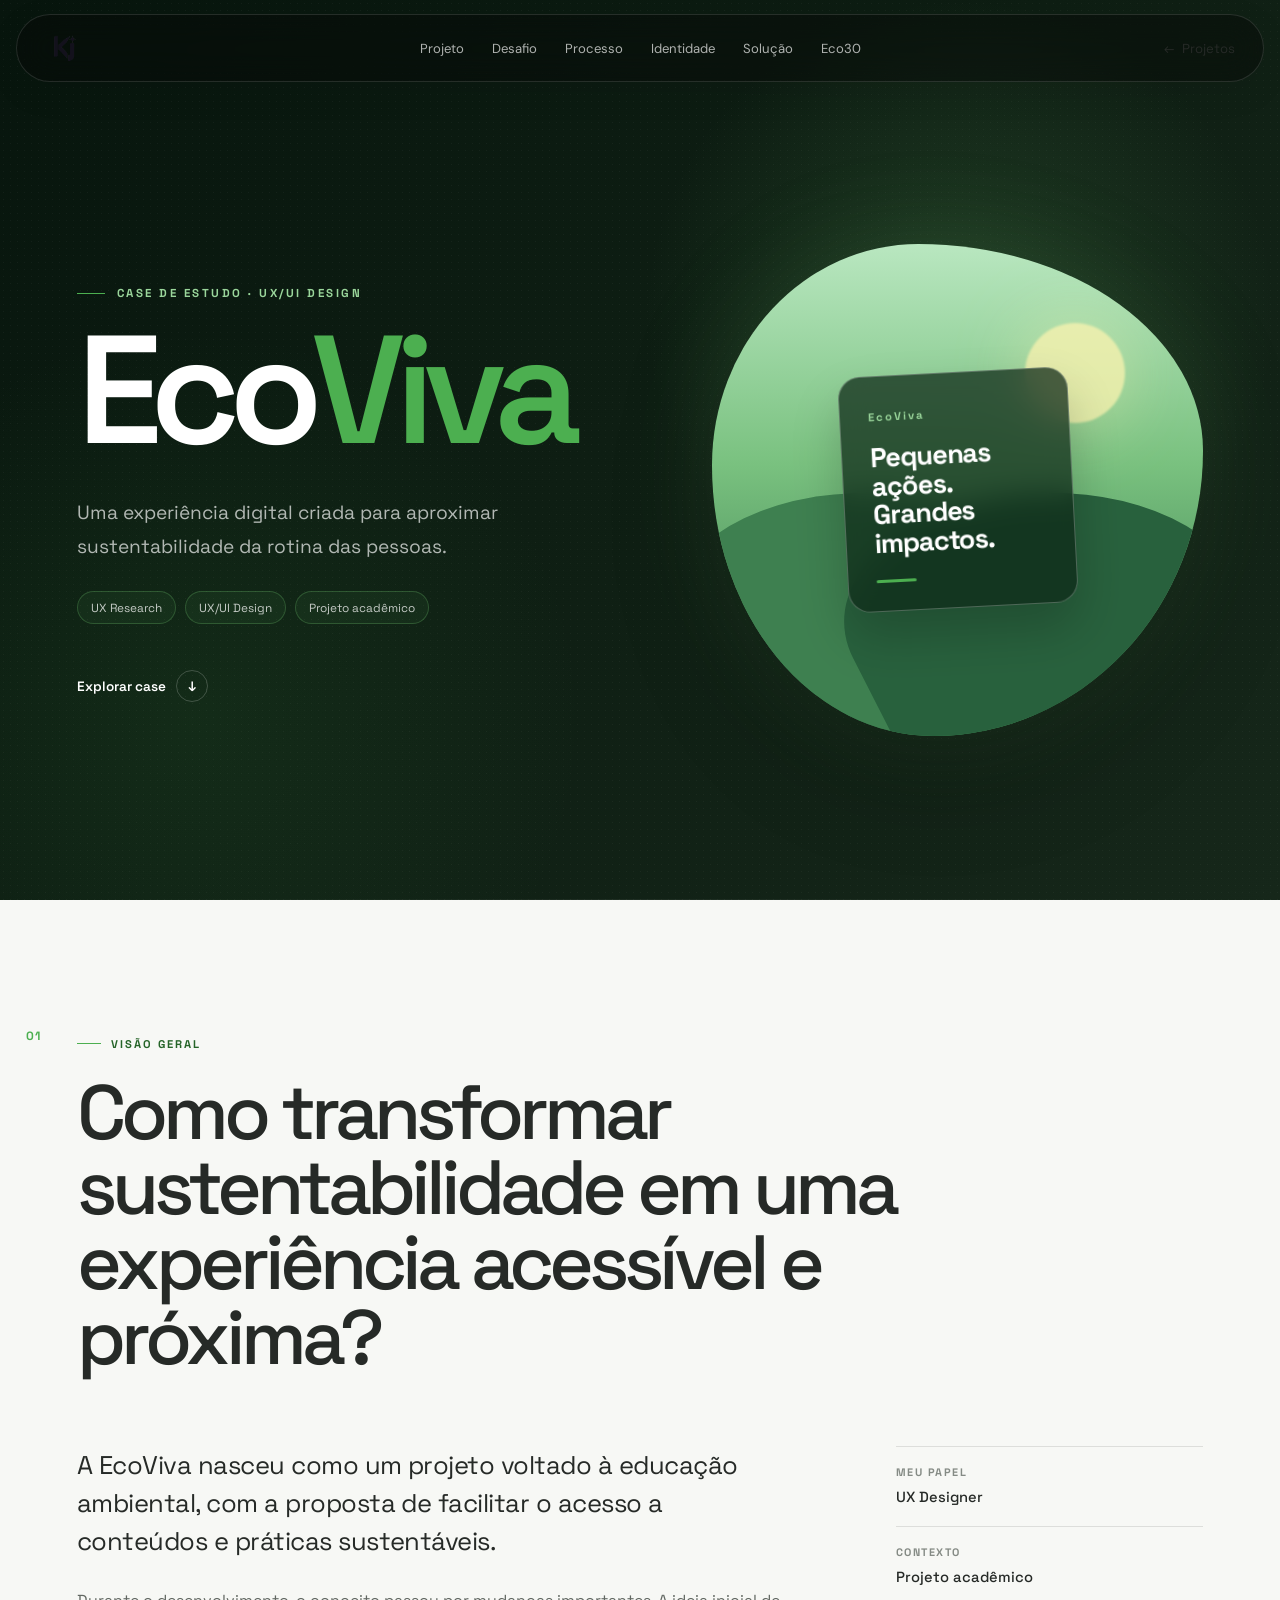
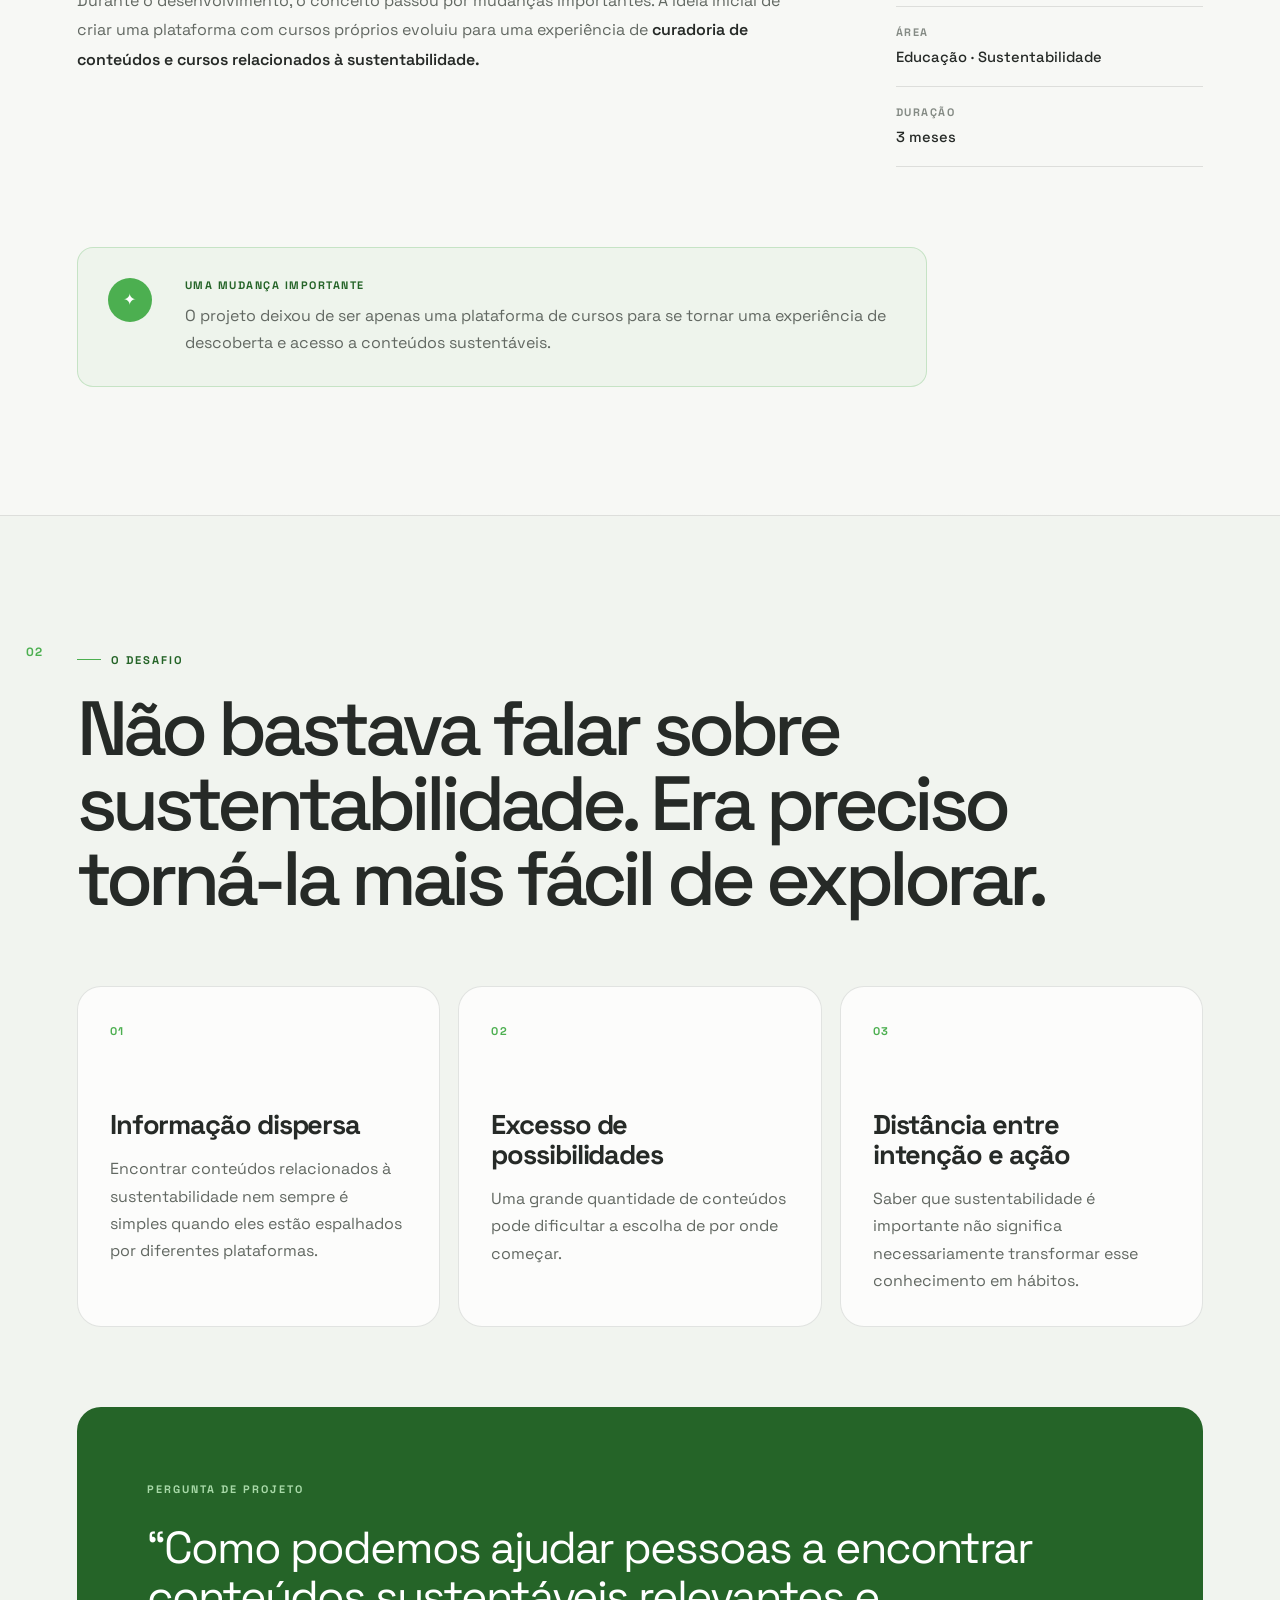
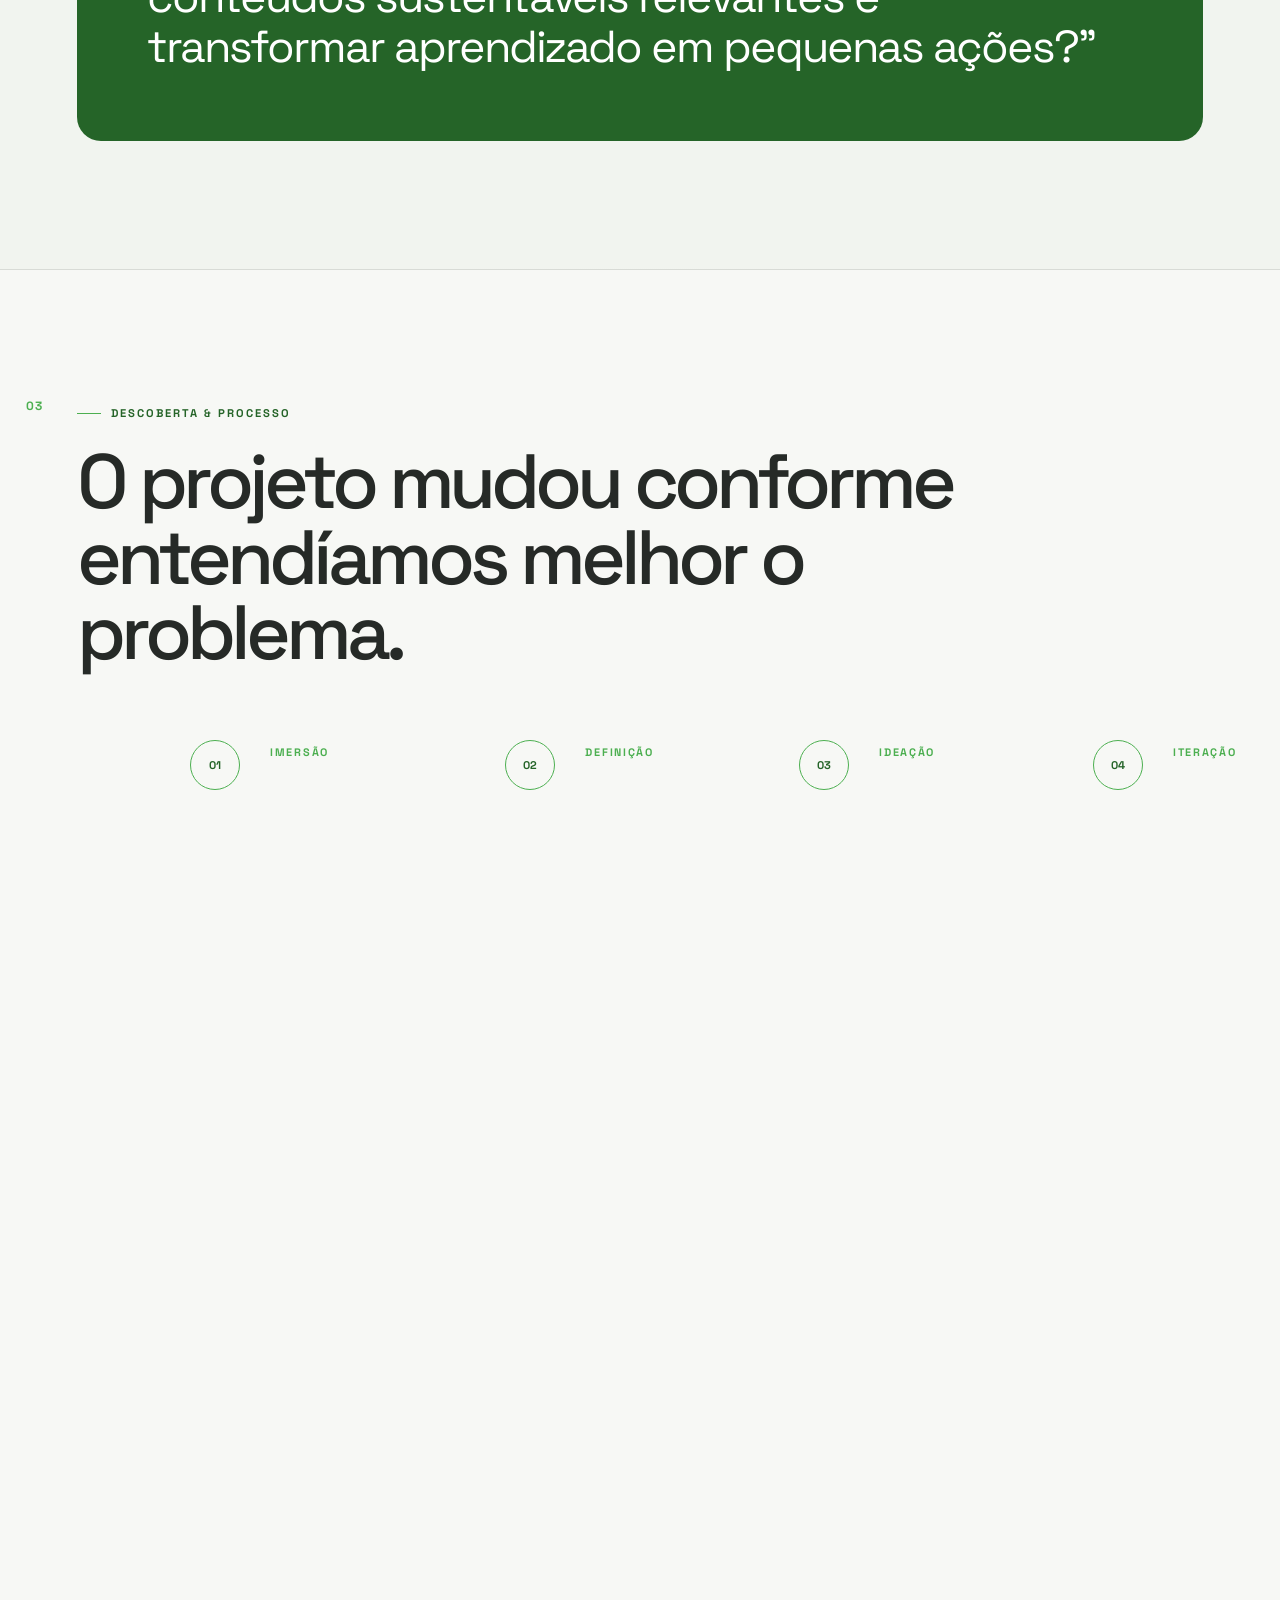
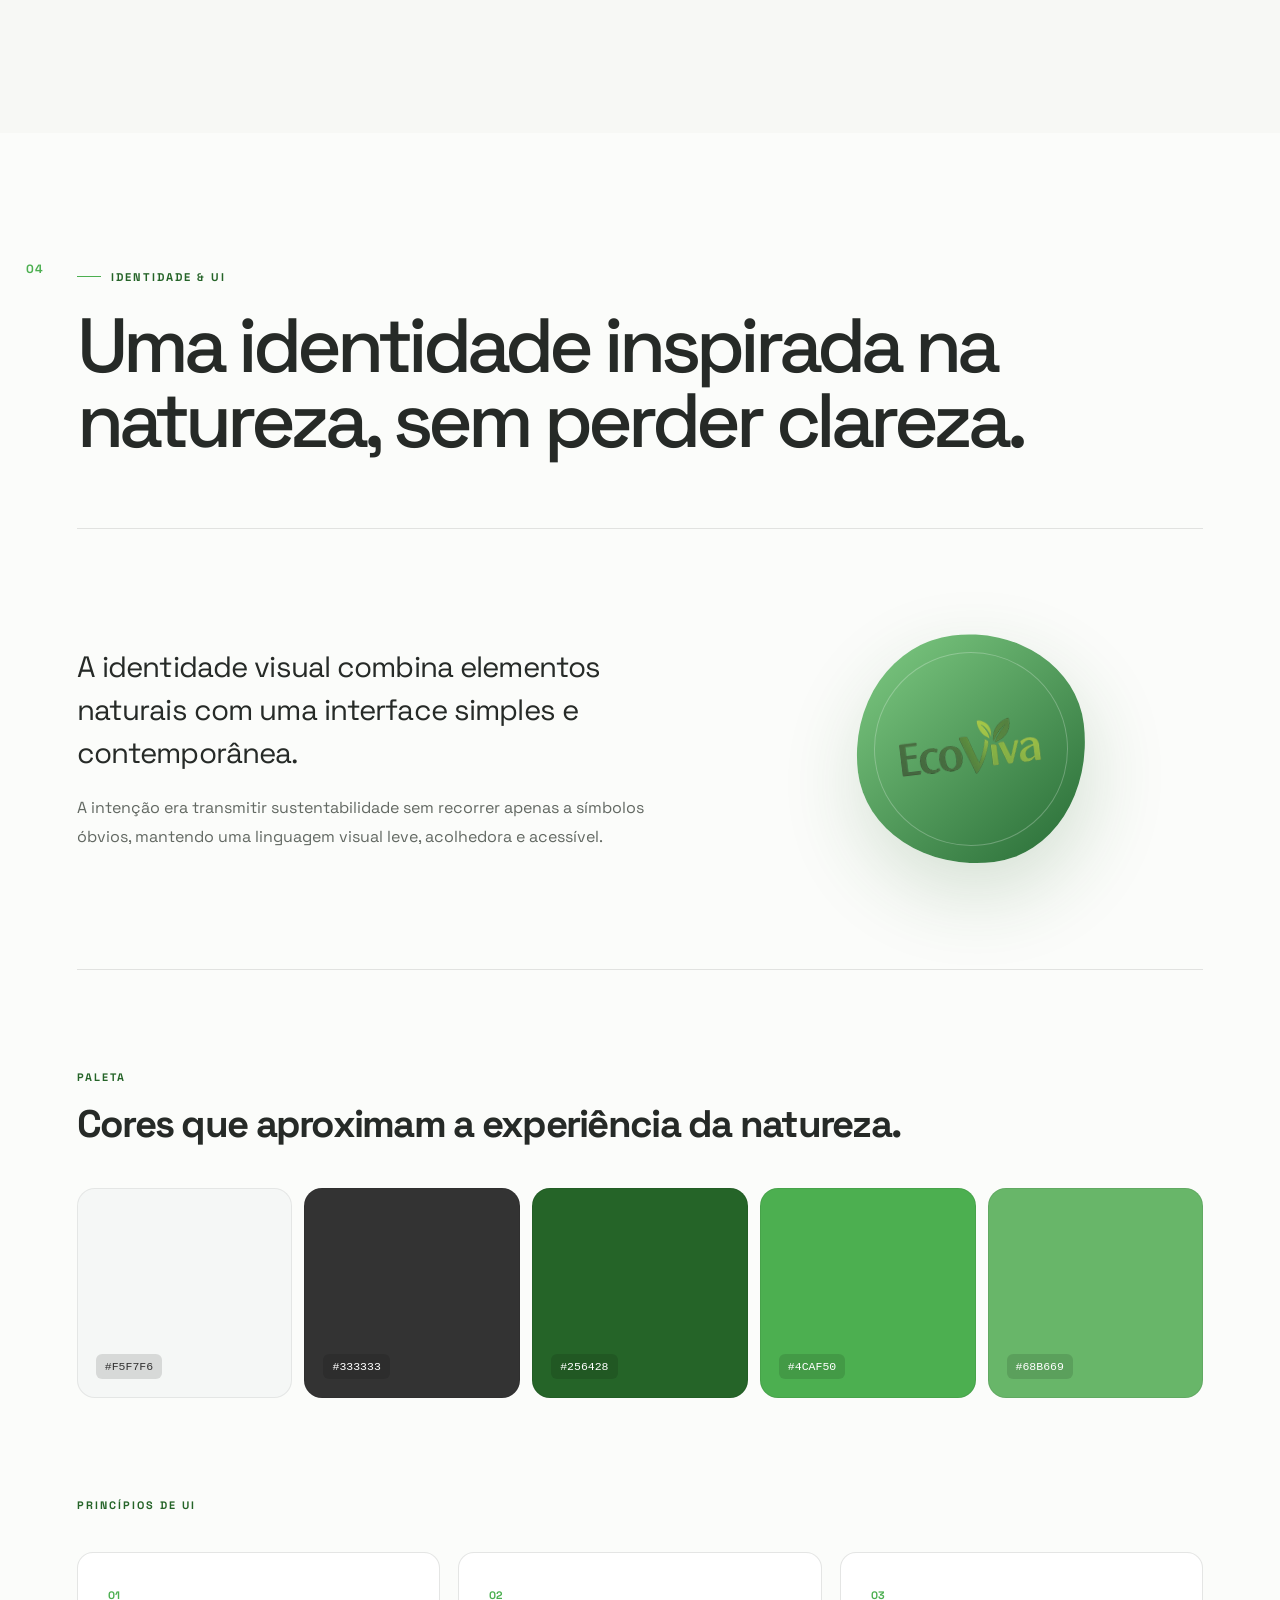
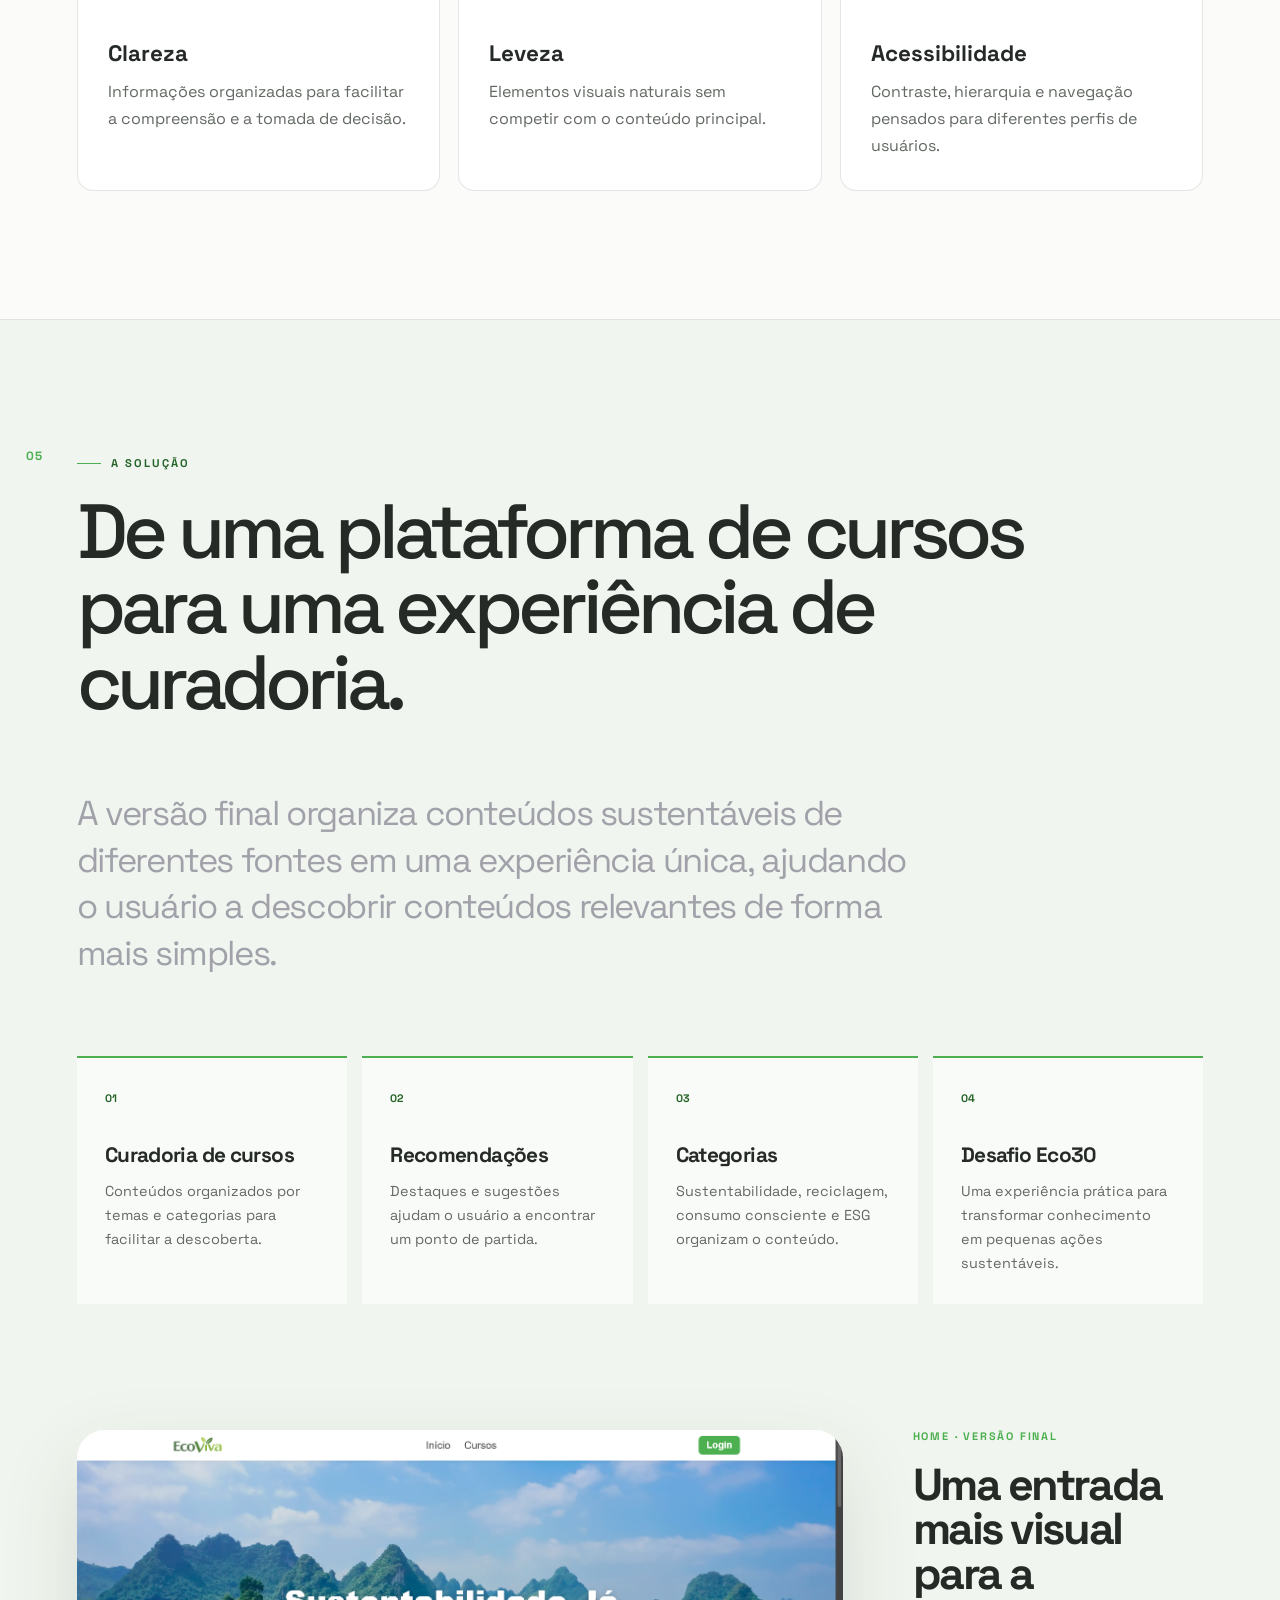
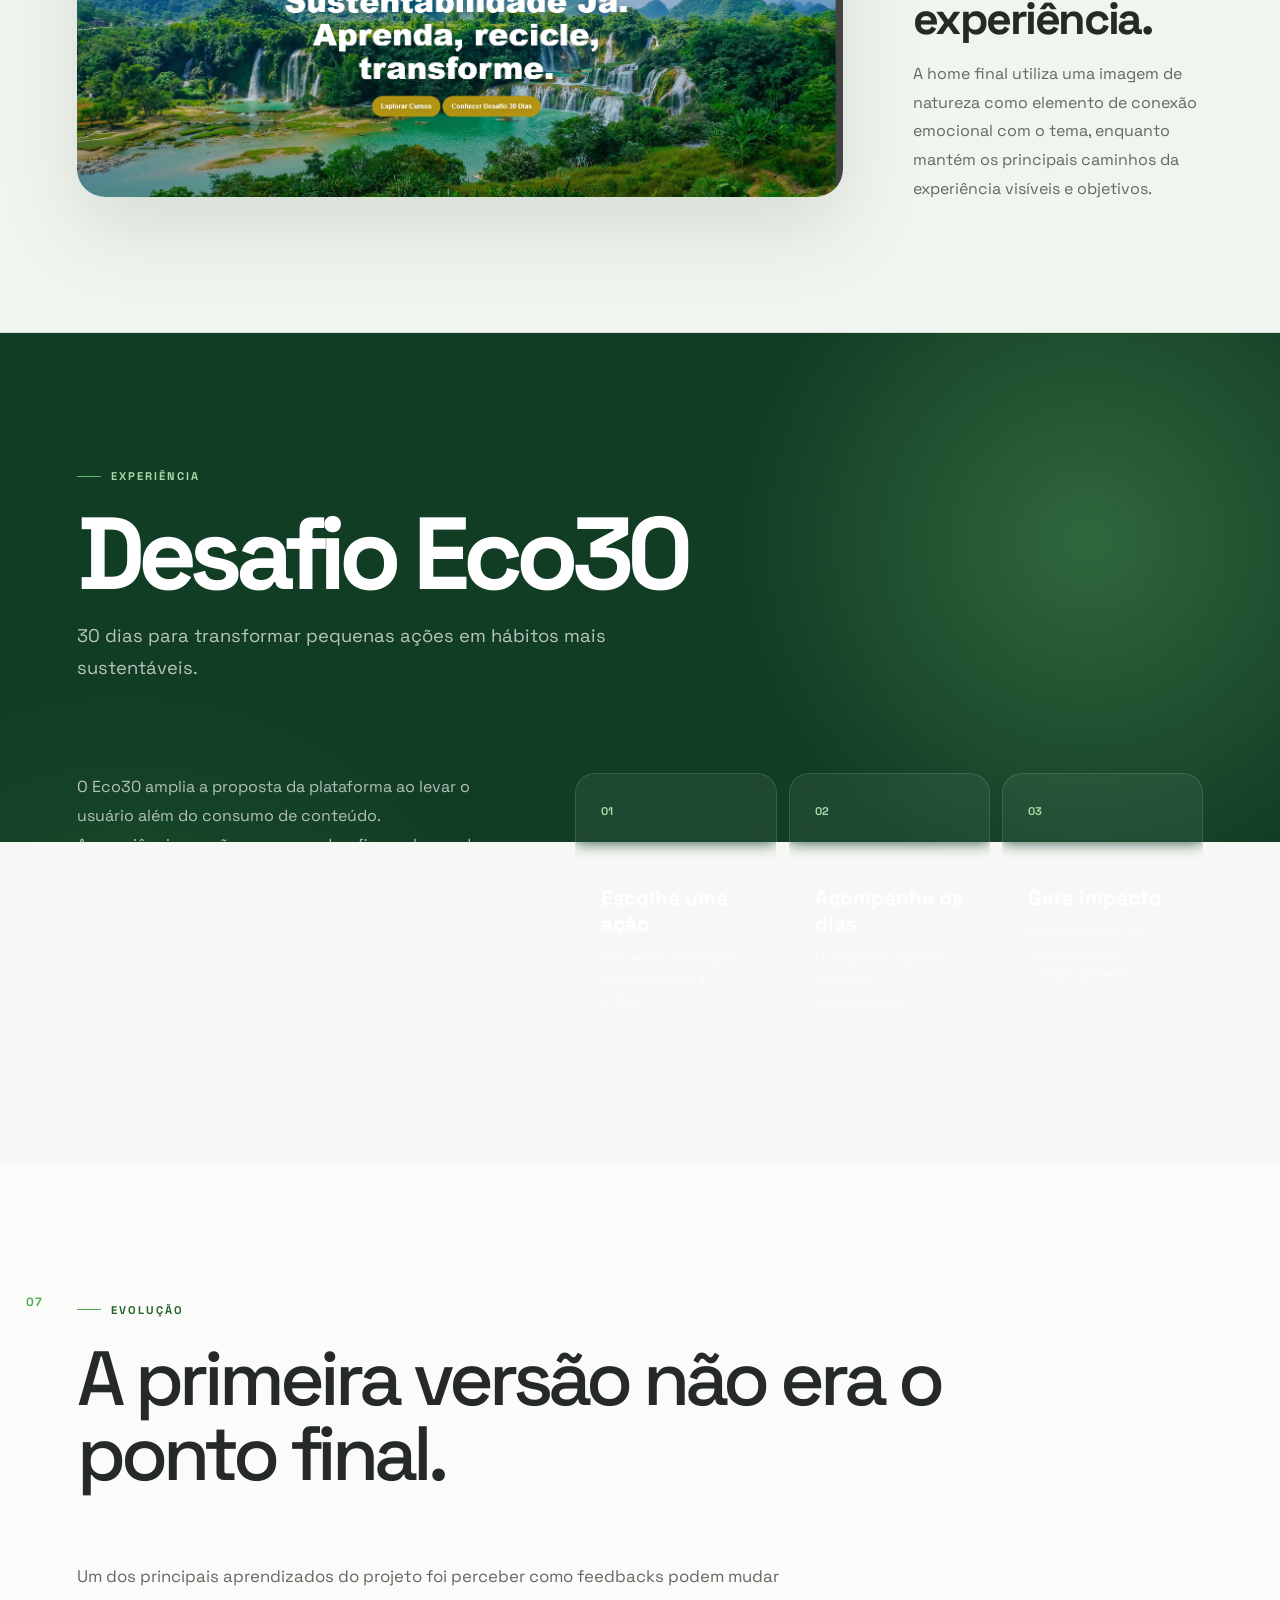
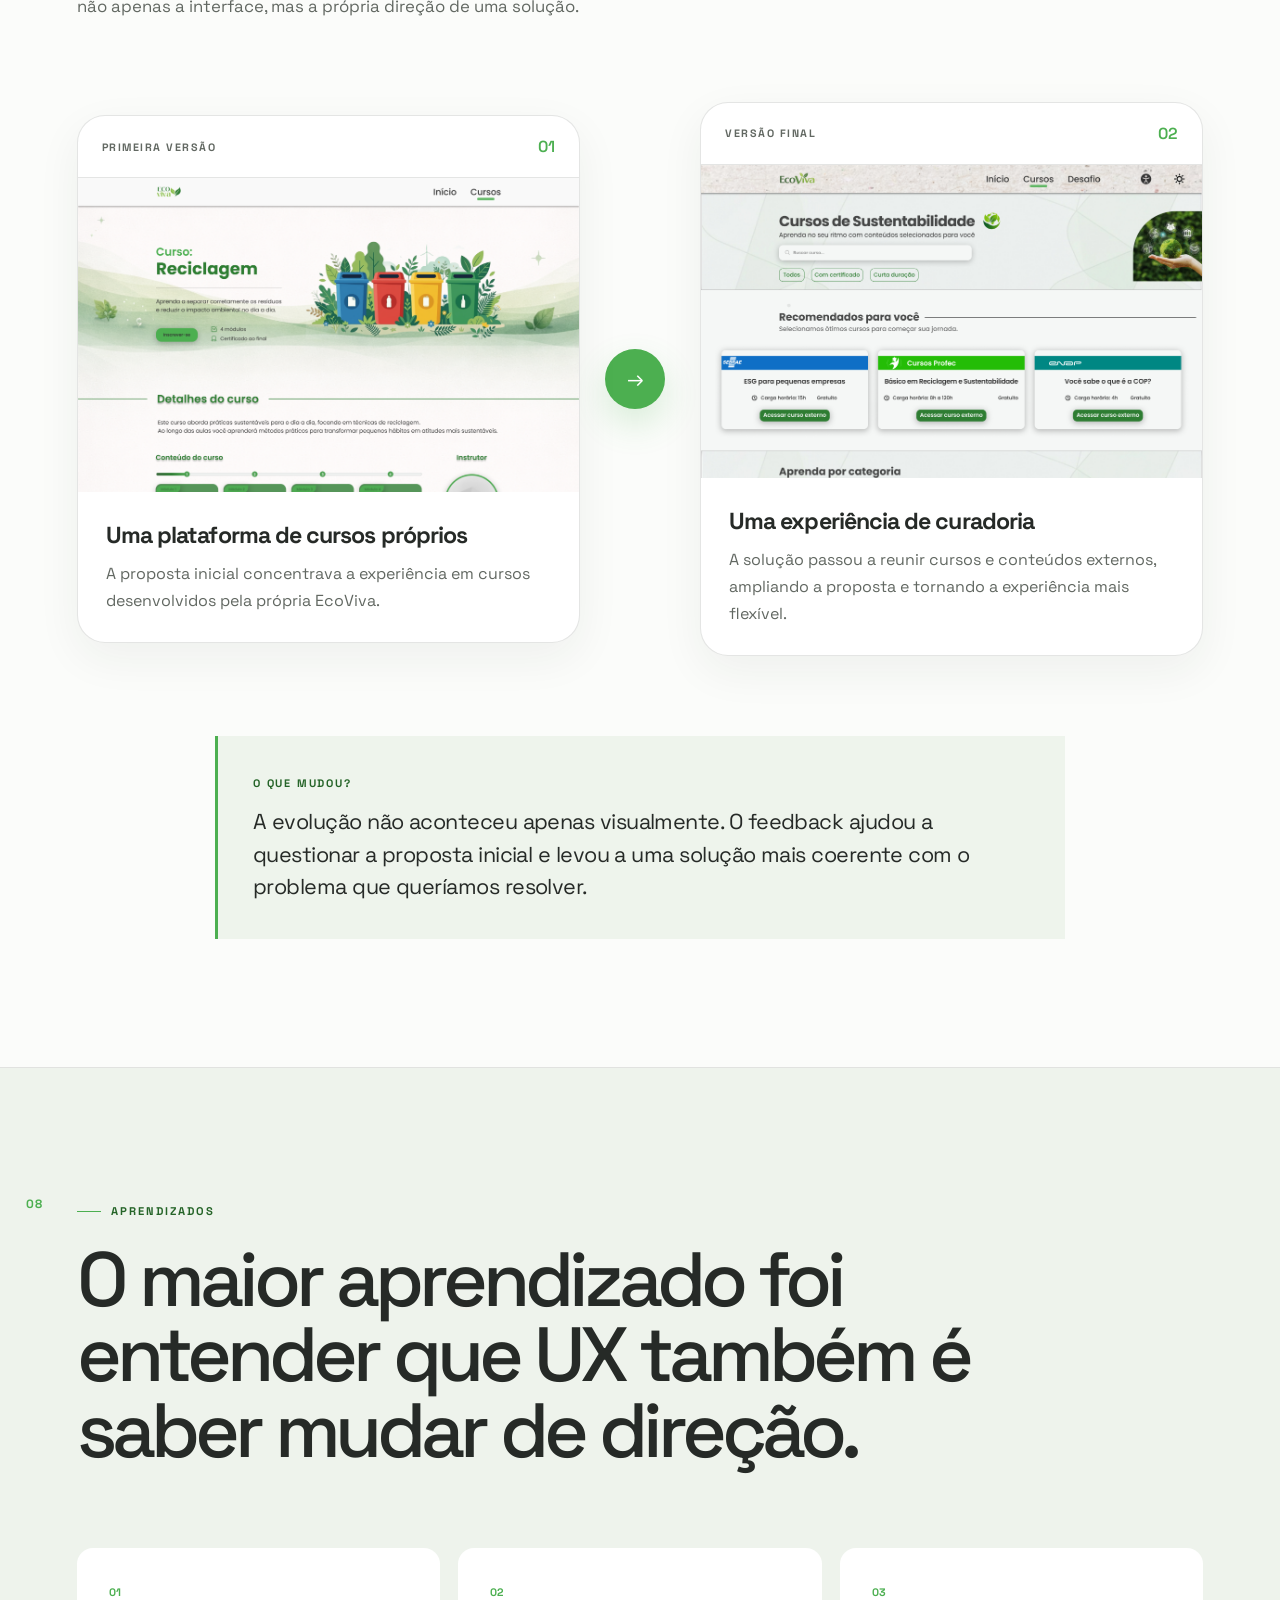
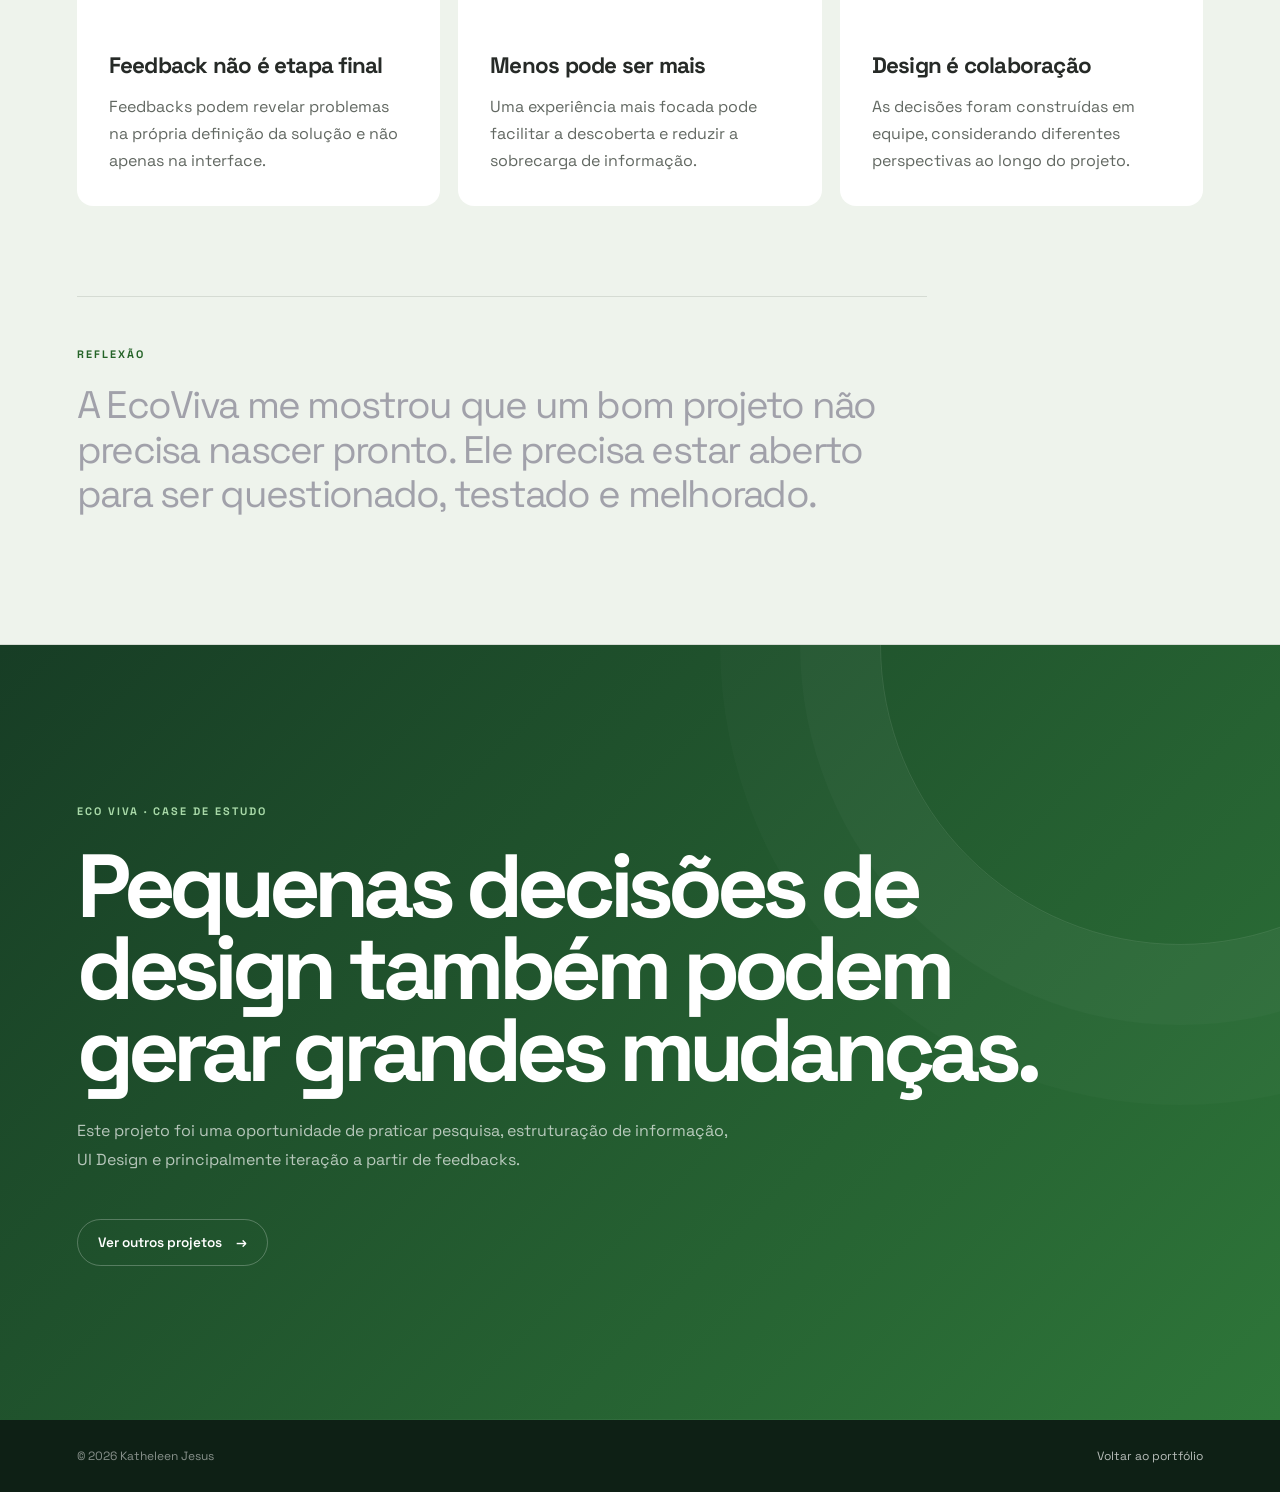
<file: ecoviva.html>
<!DOCTYPE html>
<html lang="pt-BR">

<head>
    <meta charset="UTF-8">
    <meta name="viewport" content="width=device-width, initial-scale=1.0">

    <meta
        name="description"
        content="Case de estudo EcoViva — projeto de UX/UI Design focado em sustentabilidade e educação ambiental."
    >

    <title>EcoViva — Case de Estudo | Katheleen Jesus</title>

    <!-- Fontes -->
    <link rel="preconnect" href="https://fonts.googleapis.com">
    <link rel="preconnect" href="https://fonts.gstatic.com" crossorigin>

    <link
        href="https://fonts.googleapis.com/css2?family=DM+Sans:wght@400;500;600;700&family=Space+Grotesk:wght@400;500;600;700&display=swap"
        rel="stylesheet"
    >

    <!-- CSS principal do portfólio -->
    <link rel="stylesheet" href="css/style.css">

    <!-- CSS específico do case -->
    <link rel="stylesheet" href="css/ecoviva.css">
</head>


<body class="ecoviva-page">


<!-- =====================================================
     NAVBAR
===================================================== -->

<header class="case-navbar">

    <a href="index.html" class="case-logo" aria-label="Voltar para o portfólio">
                <img src="./assets/images/LogoBlack.png" alt="KJ" width="40" height="40">
    </a>

    <nav class="case-navigation" aria-label="Navegação do case">

        <a href="#projeto">Projeto</a>
        <a href="#desafio">Desafio</a>
        <a href="#processo">Processo</a>
        <a href="#identidade">Identidade</a>
        <a href="#solucao">Solução</a>
        <a href="#ecochallenge">Eco30</a>

    </nav>

    <a href="index.html#projetos" class="back-projects">
        <span aria-hidden="true">←</span>
        Projetos
    </a>

</header>


<main>


<!-- =====================================================
     HERO
===================================================== -->

<section class="case-hero" aria-labelledby="case-title">

    <div class="hero-background"></div>

    <div class="hero-content">

        <span class="case-eyebrow">
            CASE DE ESTUDO · UX/UI DESIGN
        </span>

        <h1 id="case-title">
            Eco<span>Viva</span>
        </h1>

        <p class="hero-description">
            Uma experiência digital criada para aproximar
            sustentabilidade da rotina das pessoas.
        </p>


        <div class="hero-tags">

            <span>UX Research</span>
            <span>UX/UI Design</span>
            <span>Projeto acadêmico</span>

        </div>


        <a href="#projeto" class="hero-scroll">

            <span>Explorar case</span>

            <span class="scroll-arrow" aria-hidden="true">
                ↓
            </span>

        </a>

    </div>


    <!-- VISUAL INTERATIVO -->

    <div class="hero-visual" aria-hidden="true">

        <div class="eco-scene">

            <div class="eco-sun"></div>

            <div class="eco-mountain mountain-one"></div>
            <div class="eco-mountain mountain-two"></div>

            <div class="eco-tree tree-one"></div>
            <div class="eco-tree tree-two"></div>
            <div class="eco-tree tree-three"></div>

            <div class="eco-card">

                <span>EcoViva</span>

                <strong>
                    Pequenas ações.
                    Grandes impactos.
                </strong>

                <div class="eco-card-line"></div>

            </div>

        </div>

    </div>

</section>



<!-- =====================================================
     01 — O PROJETO
===================================================== -->

<section
    class="case-section project-section"
    id="projeto"
    aria-labelledby="project-title"
>

    <div class="section-index">
        01
    </div>

    <div class="section-content">

        <span class="section-label">
            VISÃO GERAL
        </span>

        <h2 id="project-title">
            Como transformar sustentabilidade
            em uma experiência acessível e próxima?
        </h2>


        <div class="project-introduction">

            <div class="project-text">

                <p class="large-text">
                    A EcoViva nasceu como um projeto voltado
                    à educação ambiental, com a proposta de
                    facilitar o acesso a conteúdos e práticas
                    sustentáveis.
                </p>

                <p>
                    Durante o desenvolvimento, o conceito
                    passou por mudanças importantes. A ideia
                    inicial de criar uma plataforma com cursos
                    próprios evoluiu para uma experiência de
                    <strong>curadoria de conteúdos e cursos
                    relacionados à sustentabilidade.</strong>
                </p>

            </div>


            <aside class="project-info">

                <div class="info-item">

                    <span>Meu papel</span>

                    <strong>
                        UX Designer
                    </strong>

                </div>

                <div class="info-item">

                    <span>Contexto</span>

                    <strong>
                        Projeto acadêmico
                    </strong>

                </div>

                <div class="info-item">

                    <span>Área</span>

                    <strong>
                        Educação · Sustentabilidade
                    </strong>

                </div>

                <div class="info-item">

                    <span>Duração</span>

                    <strong>
                        3 meses
                    </strong>

                </div>

            </aside>

        </div>


        <!-- MINI INSIGHT -->

        <div class="case-insight">

            <span class="insight-icon" aria-hidden="true">
                ✦
            </span>

            <div>

                <span class="insight-label">
                    UMA MUDANÇA IMPORTANTE
                </span>

                <p>
                    O projeto deixou de ser apenas uma plataforma
                    de cursos para se tornar uma experiência de
                    descoberta e acesso a conteúdos sustentáveis.
                </p>

            </div>

        </div>

    </div>

</section>



<!-- =====================================================
     02 — DESAFIO
===================================================== -->

<section
    class="case-section challenge-section"
    id="desafio"
    aria-labelledby="challenge-title"
>

    <div class="section-index">
        02
    </div>

    <div class="section-content">

        <span class="section-label">
            O DESAFIO
        </span>

        <h2 id="challenge-title">
            Não bastava falar sobre sustentabilidade.
            Era preciso torná-la mais fácil de explorar.
        </h2>


        <div class="challenge-grid">

            <article class="challenge-card">

                <span class="card-number">01</span>

                <h3>
                    Informação dispersa
                </h3>

                <p>
                    Encontrar conteúdos relacionados à
                    sustentabilidade nem sempre é simples
                    quando eles estão espalhados por diferentes
                    plataformas.
                </p>

            </article>


            <article class="challenge-card">

                <span class="card-number">02</span>

                <h3>
                    Excesso de possibilidades
                </h3>

                <p>
                    Uma grande quantidade de conteúdos pode
                    dificultar a escolha de por onde começar.
                </p>

            </article>


            <article class="challenge-card">

                <span class="card-number">03</span>

                <h3>
                    Distância entre intenção e ação
                </h3>

                <p>
                    Saber que sustentabilidade é importante não
                    significa necessariamente transformar esse
                    conhecimento em hábitos.
                </p>

            </article>

        </div>


        <div class="challenge-question">

            <span>
                PERGUNTA DE PROJETO
            </span>

            <blockquote>
                “Como podemos ajudar pessoas a encontrar
                conteúdos sustentáveis relevantes e transformar
                aprendizado em pequenas ações?”
            </blockquote>

        </div>

    </div>

</section>



<!-- =====================================================
     03 — DESCOBERTA & PROCESSO
===================================================== -->

<section
    class="case-section process-section"
    id="processo"
    aria-labelledby="process-title"
>

    <div class="section-index">
        03
    </div>

    <div class="section-content">

        <span class="section-label">
            DESCOBERTA & PROCESSO
        </span>

        <h2 id="process-title">
            O projeto mudou conforme
            entendíamos melhor o problema.
        </h2>


        <div class="process-timeline">


            <article class="process-step">

                <div class="process-marker">
                    01
                </div>

                <div class="process-content">

                    <span>
                        IMERSÃO
                    </span>

                    <h3>
                        Entendimento do contexto
                    </h3>

                    <p>
                        Começamos entendendo o cenário da
                        sustentabilidade e os desafios relacionados
                        ao acesso e consumo de conteúdos educativos.
                    </p>

                </div>

            </article>


            <article class="process-step">

                <div class="process-marker">
                    02
                </div>

                <div class="process-content">

                    <span>
                        DEFINIÇÃO
                    </span>

                    <h3>
                        Repensando a proposta
                    </h3>

                    <p>
                        A primeira ideia era desenvolver uma
                        plataforma com cursos próprios. Durante
                        o processo, percebemos que uma proposta
                        de curadoria poderia ampliar as possibilidades
                        de conteúdo.
                    </p>

                </div>

            </article>


            <article class="process-step">

                <div class="process-marker">
                    03
                </div>

                <div class="process-content">

                    <span>
                        IDEAÇÃO
                    </span>

                    <h3>
                        Organização da experiência
                    </h3>

                    <p>
                        Estruturamos categorias, cursos,
                        recomendações e caminhos de descoberta
                        para tornar a navegação mais simples.
                    </p>

                </div>

            </article>


            <article class="process-step">

                <div class="process-marker">
                    04
                </div>

                <div class="process-content">

                    <span>
                        ITERAÇÃO
                    </span>

                    <h3>
                        Feedback e refinamento
                    </h3>

                    <p>
                        A primeira versão foi analisada e
                        refinada a partir dos feedbacks recebidos,
                        resultando em uma experiência mais clara,
                        consistente e alinhada à proposta.
                    </p>

                </div>

            </article>


        </div>


        <!-- VISUAL PROCESSO -->

        <div class="process-visual">

            <div class="process-caption">
                <span>DO CONCEITO À SOLUÇÃO</span>

                <p>
                    Um processo de evolução contínua,
                    em vez de uma solução definida desde o início.
                </p>
            </div>

        </div>

    </div>

</section>



<!-- =====================================================
     04 — IDENTIDADE VISUAL
===================================================== -->

<section
    class="case-section identity-section"
    id="identidade"
    aria-labelledby="identity-title"
>

    <div class="section-index">
        04
    </div>

    <div class="section-content">

        <span class="section-label">
            IDENTIDADE & UI
        </span>

        <h2 id="identity-title">
            Uma identidade inspirada
            na natureza, sem perder clareza.
        </h2>


        <div class="identity-intro">

            <div>

                <p class="large-text">
                    A identidade visual combina elementos
                    naturais com uma interface simples e
                    contemporânea.
                </p>

                <p>
                    A intenção era transmitir sustentabilidade
                    sem recorrer apenas a símbolos óbvios,
                    mantendo uma linguagem visual leve,
                    acolhedora e acessível.
                </p>

            </div>


            <div class="identity-symbol">

                <div class="symbol-inner">
                    <img src="./assets/images/Logo_EcoViva.png" alt="LogoEcoviva" width="150" height="60">
                </div>

            </div>

        </div>


        <!-- PALETA -->

        <div class="visual-block">

            <span class="visual-label">
                PALETA
            </span>

            <h3>
                Cores que aproximam a experiência da natureza.
            </h3>


            <div class="color-palette">

                <div class="color-card color-bg">
                    <span>#F5F7F6</span>
                </div>

                <div class="color-card color-dark">
                    <span>#333333</span>
                </div>

                <div class="color-card color-dark-green">
                    <span>#256428</span>
                </div>

                <div class="color-card color-green">
                    <span>#4CAF50</span>
                </div>

                <div class="color-card color-light-green">
                    <span>#68B669</span>
                </div>

            </div>

        </div>


        <!-- UI PRINCÍPIOS -->

        <div class="visual-block">

            <span class="visual-label">
                PRINCÍPIOS DE UI
            </span>

            <div class="ui-principles">

                <article>
                    <span>01</span>
                    <strong>Clareza</strong>
                    <p>
                        Informações organizadas para facilitar
                        a compreensão e a tomada de decisão.
                    </p>
                </article>

                <article>
                    <span>02</span>
                    <strong>Leveza</strong>
                    <p>
                        Elementos visuais naturais sem competir
                        com o conteúdo principal.
                    </p>
                </article>

                <article>
                    <span>03</span>
                    <strong>Acessibilidade</strong>
                    <p>
                        Contraste, hierarquia e navegação pensados
                        para diferentes perfis de usuários.
                    </p>
                </article>

            </div>

        </div>

    </div>

</section>



<!-- =====================================================
     05 — SOLUÇÃO
===================================================== -->

<section
    class="case-section solution-section"
    id="solucao"
    aria-labelledby="solution-title"
>

    <div class="section-index">
        05
    </div>

    <div class="section-content">

        <span class="section-label">
            A SOLUÇÃO
        </span>

        <h2 id="solution-title">
            De uma plataforma de cursos
            para uma experiência de curadoria.
        </h2>


        <div class="solution-intro">

            <p class="large-text">
                A versão final organiza conteúdos sustentáveis
                de diferentes fontes em uma experiência única,
                ajudando o usuário a descobrir conteúdos
                relevantes de forma mais simples.
            </p>

        </div>


        <!-- FEATURES -->

        <div class="solution-features">

            <article>

                <span>01</span>

                <h3>
                    Curadoria de cursos
                </h3>

                <p>
                    Conteúdos organizados por temas e categorias
                    para facilitar a descoberta.
                </p>

            </article>


            <article>

                <span>02</span>

                <h3>
                    Recomendações
                </h3>

                <p>
                    Destaques e sugestões ajudam o usuário
                    a encontrar um ponto de partida.
                </p>

            </article>


            <article>

                <span>03</span>

                <h3>
                    Categorias
                </h3>

                <p>
                    Sustentabilidade, reciclagem, consumo
                    consciente e ESG organizam o conteúdo.
                </p>

            </article>


            <article>

                <span>04</span>

                <h3>
                    Desafio Eco30
                </h3>

                <p>
                    Uma experiência prática para transformar
                    conhecimento em pequenas ações sustentáveis.
                </p>

            </article>

        </div>


        <!-- SCREENSHOT FINAL -->

        <div class="solution-showcase">

            <div class="showcase-image">

                <img
                    src="assets/images/ecoviva-home-final.png"
                    alt="Tela inicial da versão final da EcoViva, com uma floresta ao fundo e acesso aos cursos e ao Desafio Eco30"
                    loading="lazy"
                >

            </div>


            <div class="showcase-copy">

                <span>
                    HOME · VERSÃO FINAL
                </span>

                <h3>
                    Uma entrada mais visual
                    para a experiência.
                </h3>

                <p>
                    A home final utiliza uma imagem de natureza
                    como elemento de conexão emocional com o tema,
                    enquanto mantém os principais caminhos da
                    experiência visíveis e objetivos.
                </p>

            </div>

        </div>

    </div>

</section>



<!-- =====================================================
     06 — DESAFIO ECO30
===================================================== -->

<section
    class="eco30-section"
    id="ecochallenge"
    aria-labelledby="eco30-title"
>

    <div class="eco30-background"></div>

    <div class="eco30-content">

        <span class="section-label">
            EXPERIÊNCIA
        </span>

        <h2 id="eco30-title">
            Desafio Eco30
        </h2>

        <p class="eco30-subtitle">
            30 dias para transformar pequenas ações
            em hábitos mais sustentáveis.
        </p>


        <div class="eco30-grid">

            <div class="eco30-info">

                <p>
                    O Eco30 amplia a proposta da plataforma
                    ao levar o usuário além do consumo de
                    conteúdo.
                </p>

                <p>
                    A experiência propõe pequenos desafios
                    ao longo de 30 dias, criando uma ponte
                    entre aprender sobre sustentabilidade
                    e colocar esse conhecimento em prática.
                </p>

                <a href="#evolucao" class="eco30-link">
                    Ver evolução do projeto
                    <span aria-hidden="true">↓</span>
                </a>

            </div>


            <div class="eco30-cards">

                <div class="eco30-card">

                    <span>01</span>

                    <strong>
                        Escolha uma ação
                    </strong>

                    <p>
                        Pequenas mudanças possíveis
                        para a rotina.
                    </p>

                </div>


                <div class="eco30-card">

                    <span>02</span>

                    <strong>
                        Acompanhe os dias
                    </strong>

                    <p>
                        O progresso ajuda a manter
                        o compromisso.
                    </p>

                </div>


                <div class="eco30-card">

                    <span>03</span>

                    <strong>
                        Gere impacto
                    </strong>

                    <p>
                        O aprendizado se transforma
                        em comportamento.
                    </p>

                </div>

            </div>

        </div>

    </div>

</section>



<!-- =====================================================
     07 — EVOLUÇÃO DO PROJETO
===================================================== -->

<section
    class="case-section evolution-section"
    id="evolucao"
    aria-labelledby="evolution-title"
>

    <div class="section-index">
        07
    </div>

    <div class="section-content">

        <span class="section-label">
            EVOLUÇÃO
        </span>

        <h2 id="evolution-title">
            A primeira versão não era o ponto final.
        </h2>

        <p class="section-intro">
            Um dos principais aprendizados do projeto foi
            perceber como feedbacks podem mudar não apenas
            a interface, mas a própria direção de uma solução.
        </p>


        <!-- ANTES / DEPOIS -->

        <div class="before-after">

            <!-- PRIMEIRA VERSÃO -->

            <article class="version-card">

                <div class="version-header">

                    <span>
                        PRIMEIRA VERSÃO
                    </span>

                    <span>
                        01
                    </span>

                </div>


                <div class="version-image">

                    <img
                        src="assets/images/ecoviva-primeira-versao.png"
                        alt="Primeira versão da EcoViva, concebida inicialmente como uma plataforma de cursos próprios"
                        loading="lazy"
                    >

                </div>


                <div class="version-content">

                    <h3>
                        Uma plataforma de cursos próprios
                    </h3>

                    <p>
                        A proposta inicial concentrava a experiência
                        em cursos desenvolvidos pela própria EcoViva.
                    </p>

                </div>

            </article>


            <!-- SETA -->

            <div class="evolution-arrow" aria-hidden="true">
                →
            </div>


            <!-- VERSÃO FINAL -->

            <article class="version-card version-final">

                <div class="version-header">

                    <span>
                        VERSÃO FINAL
                    </span>

                    <span>
                        02
                    </span>

                </div>


                <div class="version-image">

                    <img
                        src="assets/images/ecoviva-cursos.png"
                        alt="Versão final da EcoViva, apresentada como uma plataforma de curadoria de cursos sustentáveis"
                        loading="lazy"
                    >

                </div>


                <div class="version-content">

                    <h3>
                        Uma experiência de curadoria
                    </h3>

                    <p>
                        A solução passou a reunir cursos e
                        conteúdos externos, ampliando a proposta
                        e tornando a experiência mais flexível.
                    </p>

                </div>

            </article>

        </div>


        <!-- FEEDBACK -->

        <div class="feedback-highlight">

            <span>
                O QUE MUDOU?
            </span>

            <p>
                A evolução não aconteceu apenas visualmente.
                O feedback ajudou a questionar a proposta
                inicial e levou a uma solução mais coerente
                com o problema que queríamos resolver.
            </p>

        </div>

    </div>

</section>



<!-- =====================================================
     08 — APRENDIZADOS
===================================================== -->

<section
    class="case-section learnings-section"
    id="aprendizados"
    aria-labelledby="learnings-title"
>

    <div class="section-index">
        08
    </div>

    <div class="section-content">

        <span class="section-label">
            APRENDIZADOS
        </span>

        <h2 id="learnings-title">
            O maior aprendizado foi entender
            que UX também é saber mudar de direção.
        </h2>


        <div class="learning-grid">

            <article>

                <span>01</span>

                <h3>
                    Feedback não é etapa final
                </h3>

                <p>
                    Feedbacks podem revelar problemas na própria
                    definição da solução e não apenas na interface.
                </p>

            </article>


            <article>

                <span>02</span>

                <h3>
                    Menos pode ser mais
                </h3>

                <p>
                    Uma experiência mais focada pode facilitar
                    a descoberta e reduzir a sobrecarga de informação.
                </p>

            </article>


            <article>

                <span>03</span>

                <h3>
                    Design é colaboração
                </h3>

                <p>
                    As decisões foram construídas em equipe,
                    considerando diferentes perspectivas ao longo
                    do projeto.
                </p>

            </article>

        </div>


        <div class="learning-closing">

            <span>
                REFLEXÃO
            </span>

            <p>
                A EcoViva me mostrou que um bom projeto não
                precisa nascer pronto. Ele precisa estar aberto
                para ser questionado, testado e melhorado.
            </p>

        </div>

    </div>

</section>



<!-- =====================================================
     CONCLUSÃO
===================================================== -->

<section class="case-closing">

    <div class="closing-content">

        <span>
            ECO VIVA · CASE DE ESTUDO
        </span>

        <h2>
            Pequenas decisões de design
            também podem gerar grandes mudanças.
        </h2>

        <p>
            Este projeto foi uma oportunidade de praticar
            pesquisa, estruturação de informação, UI Design
            e principalmente iteração a partir de feedbacks.
        </p>


        <a href="index.html#projetos" class="closing-link">

            Ver outros projetos

            <span aria-hidden="true">
                →
            </span>

        </a>

    </div>

</section>


</main>



<!-- =====================================================
     FOOTER
===================================================== -->

<footer class="case-footer">

    <span>
        © 2026 Katheleen Jesus
    </span>

    <a href="index.html">
        Voltar ao portfólio
    </a>

</footer>


<!-- JS do portfólio -->
<script src="./src/script.js"></script>

<!-- JS específico do case -->
<script src="./src/ecoviva.js"></script>

</body>

</html>
</file>
<file: css/style.css>
body.light {

    --bg: #F7F7FA;
    --surface: #FFFFFF;
    --card: #FFFFFF;

    --text: #18181B;
    --text-secondary: #383a3d;

    --primary: #8B5CF6;
    --primary-light: #A855F7;

    --border: #E4E4E7;
    --hover: #8B5CF6;
    --tag: #F3F4F6;
    --tag-text: #374151;

}

body.light .navbar {

    background: rgba(255, 255, 255, .45);

    border: 1px solid rgba(0, 0, 0, .08);

}

.navbar.scrolled {

    background: rgba(9, 9, 11, .75);

    box-shadow: 0 10px 30px rgba(0, 0, 0, .18);

}

body.light .navbar.scrolled {

    background: rgba(255, 255, 255, .80);

}

body.light .hero-glow {

    background: radial-gradient(circle,
            rgba(168, 85, 247, .45) 0%,
            rgba(168, 85, 247, .20) 35%,
            rgba(168, 85, 247, .05) 70%,
            transparent 100%);

}

body.light .circle {

    border: 1px solid rgba(139, 92, 246, .18);

}

body.light .dot {

    background: #8B5CF6;
    opacity: .25;

}

::selection {
    background: #B794F4;
    color: #09090B;

}

::-moz-selection {
    background: #B794F4;
    color: #09090B;

}

* {
    margin: 0;
    padding: 0;
    box-sizing: border-box;
    transition:
        background-color .35s ease,
        color .35s ease,
        border-color .35s ease,
        box-shadow .35s ease,
        fill .35s ease,
        stroke .35s ease;
}

html {
    scroll-behavior: smooth;
    scroll-padding-top: 120px;
}

body {
    background: var(--bg);
    color: var(--text);
    font-family: "Space Grotesk", sans-serif;
    transition:
        background .4s ease,
        color .4s ease;

}

section {
    position: relative;
}

a {
    text-decoration: none;
    color: inherit;
}

img {
    display: block;
    max-width: 100%;
}

button {
    border: none;
    background: none;
    font-family: inherit;
}

ul {
    list-style: none;
}

/* VARIAVEIS */

:root {
    --bg: #09090B;
    --surface: #111114;
    --card: #111116;

    --purple: #8B5CF6;
    --purpleLight: #B794FF;

    --text: #F5F5F5;
    --text-secondary: #A1A1AA;

    --gray: #9CA3AF;
    --border: rgba(255, 255, 255, .08);
    --primary: #8B5CF6;
    --primary-light: #C084FC;

    --hover: #8B5CF6;
    --tag: #23232B;
    --tag-text: #D4D4D8;
}

.container {
    width: min(1220px, 92%);
    margin: auto;
}

body::before {
    content: "";
    position: fixed;
    inset: 0;
    background:
        radial-gradient(circle at 82% 20%, rgba(139, 92, 246, .12),
            transparent 28%),
        radial-gradient(circle at 20% 90%, rgba(139, 92, 246, .05),
            transparent 35%);
    z-index: -2;
}

.header {
    position: fixed;
    top: 24px;
    left: 0;
    width: 100%;
    z-index: 1000;
}

.navbar {
    height: 62px;
    display: flex;
    align-items: center;
    justify-content: space-between;
    padding: 0 32px;
    border-radius: 999px;
    background: rgba(9, 9, 11, 0.45);
    backdrop-filter: blur(18px);
    -webkit-backdrop-filter: blur(18px);
    border: 1px solid rgba(255, 255, 255, .08);
    transition:
        background .35s ease,
        border-color .35s ease,
        box-shadow .35s ease;
}

body.light .navbar {

    background: rgba(255, 255, 255, .75);

    border-color: #E5E7EB;

}

.logo {
    cursor: pointer;
    text-decoration: none;
    color: inherit;
    transition: .3 ease;
    display: flex;
    align-items: center;
    gap: 12px;
    font-weight: 700;
    font-size: 1.2rem;
}

.logo:hover {
    color: #7C3AED;
}

.logo-dot {
    width: 8px;
    height: 8px;
    border-radius: 50%;
    background: var(--purple);
    box-shadow:
        0 0 18px var(--purple);
}

.nav-menu {
    display: flex;
    gap: 40px;
}

.nav-menu a {
    color: var(--text-secondary);
    font-size: .92rem;
}

.nav-menu a:hover {
    color: var(--text);
}

.hero {
    min-height: 100vh;
    display: flex;
    align-items: center;
}

.hero-title {
    font-size: clamp(3rem, 6vw, 5rem);
    font-weight: 700;
    line-height: 1.05;

}

#typing-text {
    display: block;
    color: #B794F4;
    margin-top: 8px;
}

#typing-text::after {

    content: "|";

    margin-left: 3px;

    animation: blink .8s infinite;

}

@keyframes blink {

    50% {

        opacity: 0;

    }

}

.hero-container {
    display: grid;
    grid-template-columns: 1fr 1fr;
    gap: 120px;
    align-items: center;
    padding-top: 120px;
}

.hero-left {
    max-width: 560px;
}

.hero-tag {
    display: inline-flex;
    align-items: center;
    padding: 8px 18px;
    border-radius: 999px;
    border: 1px solid rgba(139, 92, 246, .25);
    color: var(--purpleLight);
    font-size: .8rem;
    letter-spacing: .08em;
    margin-bottom: 30px;
}

body.light .hero-tag {
    background: #F3E8FF;
    color: #7C3AED;
    border-color: #D8B4FE;
}

.hero-left h1 {

    font-size: clamp(3rem, 6vw, 4.4rem);
    line-height: .92;
    letter-spacing: -4px;
    margin-bottom: 28px;

}

.hero-left p {

    max-width: 520px;
    color: var(--text-secondary);
    line-height: 1.9;
    font-size: 1.05rem;
}

/* ========================= */
/* HERO ACTIONS */
/* ========================= */

.hero-actions {

    display: flex;

    align-items: center;

    gap: 16px;

    margin-top: 42px;
    flex-wrap: wrap;

}

.btn-primary,
.btn-secondary {

    height: 54px;
    padding: 0 26px;
    border-radius: 999px;
    display: flex;
    align-items: center;
    justify-content: center;
    gap: 10px;
    font-size: .95rem;
    font-weight: 500;
    transition: .35s ease;
    position: relative;
    overflow: hidden;

}

p {

    color: var(--text-secondary);

}

.theme-toggle {

    width: 42px;

    height: 42px;

    border-radius: 50%;

    border: 1px solid var(--border);

    background: transparent;

    color: var(--text);

    cursor: pointer;

    display: flex;

    justify-content: center;

    align-items: center;

    transition: .35s;

}

.theme-toggle:hover {

    background: rgba(139, 92, 246, .12);

    border-color: var(--primary);

    box-shadow: 0 0 20px rgba(139, 92, 246, .25);

    transform: rotate(180deg);

}

.theme-toggle i {

    font-size: 16px;

}

.btn-primary {

    background: linear-gradient(135deg, #8B5CF6, #7C3AED);

    color: #fff;

    box-shadow: 0 20px 40px rgba(139, 92, 246, .25);

}

.btn-primary:hover {

    transform: translateY(-3px);

    box-shadow: 0 25px 50px rgba(139, 92, 246, .35);

}

.btn-secondary {


    background: var(--card);

    color: var(--text);

}

.btn-secondary:hover {

    background: rgba(139, 92, 246, .08);

    border-color: var(--primary);

    transform: translateY(-3px);

}

.btn-primary::before,
.btn-secondary::before {

    content: "";

    position: absolute;

    inset: 0;

    background: linear-gradient(120deg,
            transparent,
            rgba(255, 255, 255, .18),
            transparent);

    transform: translateX(-150%);

}

.btn-primary:hover::before,
.btn-secondary:hover::before {

    transform: translateX(150%);

    transition: .8s;

}

.hero-social {

    display: flex;

    align-items: center;

    gap: 18px;

    margin-left: 10px;

}

.hero-social a {

    width: 42px;

    height: 42px;

    display: flex;

    align-items: center;

    justify-content: center;

    border-radius: 50%;

    color: var(--text-secondary);
    transition:
        transform .35s,
        color .35s;

}

.hero-social a span {

    display: none;

}

.hero-social a:hover {

    color: var(--primary);

    transform:
        translateY(-4px) scale(1.12);

    text-shadow: 0 0 18px rgba(139, 92, 246, .8);

}

/* ========================= */
/* HERO RIGHT */
/* ========================= */

.hero-right {

    position: relative;

    height: 650px;

    display: flex;

    align-items: center;

    justify-content: center;

}

.hero-graphic {

    width: 560px;

    height: 560px;

    position: relative;

}

.gradient-glow {

    position: absolute;

    inset: 0;

    border-radius: 50%;

    background:

        radial-gradient(circle,

            rgba(139, 92, 246, .28),

            transparent 70%);

    filter: blur(40px);

}

.glow-secondary {

    width: 320px;

    height: 320px;

    left: 50%;

    top: 50%;

    transform: translate(-50%, -50%);

    position: absolute;

    background:

        radial-gradient(circle,

            rgba(183, 148, 244, .25),

            transparent 70%);

    filter: blur(70px);

}

.center-circle {

    position: absolute;

    left: 50%;

    top: 50%;

    width: 140px;

    height: 140px;

    transform: translate(-50%, -50%);

    border-radius: 50%;

    background:

        radial-gradient(circle,

            #B794F4,

            #8B5CF6);

    box-shadow:

        0 0 90px rgba(139, 92, 246, .55);

    animation: floatCore 6s ease-in-out infinite;

}

.orbit {

    position: absolute;

    left: 50%;

    top: 50%;

    border-radius: 50%;

    border: 1px solid rgba(255, 255, 255, .04);

    transform: translate(-50%, -50%);

    box-shadow: inset 0 0 40px rgba(255, 255, 255, .01);

}

.orbit-1 {

    width: 240px;

    height: 240px;

}

.orbit-2 {

    width: 360px;

    height: 360px;

}

.orbit-3 {

    width: 500px;

    height: 500px;

}

.floating-card {

    position: absolute;

    display: flex;

    align-items: center;

    gap: 10px;

    padding: 12px 16px;

    background: var(--card);

    border: 1px solid var(--border);

    border-radius: 14px;

    color: var(--text);

    backdrop-filter: blur(16px);

    box-shadow:

        0 15px 40px rgba(0, 0, 0, .25);

    transition: .35s ease;
}

.floating-card i {

    color: #8B5CF6;

}

.floating-card span {

    font-size: .9rem;

}

.card-top {

    left: 50%;

    top: 10%;

    transform: translateX(-50%);

}

.card-left {

    left: -5%;

    top: 50%;

    transform: translateY(-50%);

}

.card-right {

    right: -5%;

    top: 50%;

    transform: translateY(-50%);

}

.card-bottom {

    left: 50%;

    bottom: 10%;

    transform: translateX(-50%);

}

@keyframes floatCore {

    0% {
        transform: translate(-50%, -50%);
    }

    50% {
        transform: translate(-50%, -54%);
    }

    100% {
        transform: translate(-50%, -50%);
    }

}

.floating-card:hover {

    transform: translateY(-6px);

    border-color: rgba(139, 92, 246, .35);

}

/* reveal */

.reveal {

    opacity: 0;

    transform: translateY(40px);

    transition:
        opacity .8s ease,
        transform .8s ease;

}

.reveal.active {

    opacity: 1;

    transform: translateY(0);

}

/* ==================================== */
/* PROJECTS */
/* ==================================== */

.projects {

    padding: 180px 0;

}

.section-title {

    max-width: 720px;
    margin-bottom: 90px;

}

.section-title span {

    color: #8B5CF6;

    opacity: .85;

    text-transform: uppercase;

    letter-spacing: .15em;

    font-size: .8rem;

}

.section-title h2 {

    font-size: clamp(2.8rem, 4vw, 3.4rem);

    line-height: 1.05;

    letter-spacing: -2px;

    margin-top: 18px;

    font-weight: 700;

    transition: .4s;

}

.section-title:hover h2 {

    text-shadow:

        0 0 25px rgba(183, 148, 244, .18);

}

.projects-grid {

    display: grid;

    grid-template-columns: repeat(2, 1fr);

    gap: 32px;

}

.project-card,
.skill-card,
.process-card {

    background: var(--card);

    border: 1px solid var(--border);

    transition: .35s;

}

.project-card {

    background: var(--card);
    border: 1px solid rgba(255, 255, 255, .08);

    border-radius: 24px;

    overflow: hidden;

    transition:
        transform .45s ease,
        box-shadow .45s ease,
        border-color .45s ease;
    position: relative;



    box-shadow:
        0 20px 60px rgba(0, 0, 0, .25);

    display: flex;

    flex-direction: column;

}

.project-card:hover {

    transform:
        translateY(-12px) scale(1.015);

    border-color: rgba(139, 92, 246, .3);

}

.project-image {

    height: 200px;
    border-bottom: 1px solid rgba(255, 255, 255, .06);
    overflow: hidden;

}

.project-image img {

    width: 100%;

    height: 150%;

    object-fit: cover;

    transition: .5s;

}

.project-card:hover img {

    transform: scale(1.05);

}

.project-content {

    padding: 30px;
    flex: 1;

    display: flex;

    flex-direction: column;

}

.project-content h3 {

    font-size: 1.7rem;

    margin-bottom: 16px;

}

.project-content p {

    color: var(--text-secondary);

    line-height: 1.8;

    margin-bottom: 24px;

}

.project-tags {

    display: flex;

    gap: 10px;

    flex-wrap: wrap;

}

.project-tags span {

    padding: 8px 14px;

    border-radius: 999px;

    background: rgba(255, 255, 255, .05);

    color: #D4D4D8;

    font-size: .82rem;

}

body.light .project-tags span {

    background: #F1F5F9;

    color: #374151;

}

.project-category {

    display: inline-flex;

    align-items: center;

    gap: 8px;

    color: #8B5CF6;

    font-size: .82rem;

    margin: 14px 0 18px;

    letter-spacing: .05em;

    text-transform: uppercase;

}

.project-link {

    display: inline-flex;

    align-items: center;

    gap: 10px;

    margin-top: 28px;

    color: var(--tag-text);

    font-weight: 500;

    transition: .3s;

}

.project-link i {

    transition: .3s;

}

.project-link:hover {

    color: #8B5CF6;

}

.project-link:hover i {

    transform: translateX(6px);

}

.featured {

    grid-column: span 2;

}

.featured .project-image {

    height: 420px;

}

/* ==================================== */
/* SKILLS */
/* ==================================== */

.skills {

    padding: 180px 0;

}

.skills-grid {

    display: grid;

    grid-template-columns: repeat(2, 1fr);

    gap: 28px;

}

.skill-card {

    background: var(--card);


    border: 1px solid rgba(255, 255, 255, .08);

    border-radius: 24px;

    padding: 44px;

    transition: .35s;

    min-height: 330px;

}

.skill-card:hover {

    transform: translateY(-8px);

    border-color: rgba(139, 92, 246, .3);

}

.skill-card h3 {

    font-size: 1.5rem;

    margin-bottom: 28px;

}

.skill-card ul {

    display: flex;

    flex-direction: column;

    gap: 18px;

}

.skill-card li {

    color: var(--text-secondary);

    display: flex;

    align-items: center;

    gap: 12px;

    font-size: 1rem;

}

.skill-card li::before {

    content: "";

    width: 7px;

    height: 7px;

    border-radius: 50%;

    background: #8B5CF6;

    flex-shrink: 0;

}

.skill-card {

    position: relative;

}

.skill-card::before {

    content: "";

    position: absolute;

    left: 40px;

    top: 0;

    width: 60px;

    height: 2px;

    background: #8B5CF6;

}



/* ==================================== */
/* PROCESS */
/* ==================================== */

.process {

    padding: 160px 0;

}

.process-timeline {

    position: relative;

    display: grid;

    grid-template-columns: repeat(5, 1fr);

    gap: 42px;

    margin-top: 80px;

}

.process-timeline::before {

    content: "";

    position: absolute;

    top: 24px;

    left: 4%;

    width: 92%;

    height: 1px;

    background: rgba(255, 255, 255, .08);

}

.process-item {

    position: relative;

    padding-top: 72px;

}

.process-item::before {

    content: "";

    position: absolute;

    top: 16px;

    left: 0;

    width: 16px;

    height: 16px;

    border-radius: 50%;

    background: #8B5CF6;

    box-shadow: 0 0 18px rgba(139, 92, 246, .45);

}

.process-number {

    font-size: .8rem;

    font-weight: 700;

    letter-spacing: .15em;

    color: #8B5CF6;

    margin-bottom: 18px;

}

.process-item h3 {

    font-size: 1.5rem;

    margin-bottom: 16px;

}

.process-item p {

    color: var(--text-secondary);

    line-height: 1.8;

    font-size: .95rem;

}

.process-item {

    transition: .35s;
}

.process-item:hover {

    transform: translateY(-6px);

}

.process-item:hover::before {

    transform: scale(1.25);

}

section::after {

    content: "";

    position: absolute;

    left: 50%;

    bottom: 0;

    transform: translateX(-50%);

    width: 88%;

    height: 1px;

    background:

        linear-gradient(90deg,

            transparent,

            rgba(255, 255, 255, .05),

            transparent);

}

/* ==================================== */
/* ABOUT */
/* ==================================== */

.about {

    padding: 180px 0;

}

.about-grid {

    display: grid;

    grid-template-columns: 380px 1fr;

    gap: 100px;

    align-items: center;

}

.about-image img {

    width: 90%;

    border-radius: 28px;

    border: 1px solid rgba(255, 255, 255, .08);

}

.about-content span {

    color: #8B5CF6;

    text-transform: uppercase;

    letter-spacing: .15em;

    font-size: .8rem;

}

.about-content h2 {

    font-size: clamp(2.8rem, 4vw, 3rem);

    line-height: 1.08;

    margin: 20px 0 30px;

}

.about-content p {

    color: var(--text-secondary);

    line-height: 1.9;

    max-width: 650px;

}

.about-values {

    display: flex;

    flex-wrap: wrap;

    gap: 14px;

    margin-top: 40px;

}

.about-values div {

    padding: 12px 18px;

    border-radius: 999px;

    border: 1px solid rgba(255, 255, 255, .08);

    background: #7C3AED;

    color: #fafafa;

}

/* ========================= */
/* CONTACT */
/* ========================= */

.contact {

    position: relative;

    overflow: hidden;

    padding: 180px 0 90px;

    text-align: center;

}

.contact .container {

    position: relative;

    z-index: 2;

}

.contact-label {

    display: block;

    color: #8B5CF6;

    letter-spacing: .35em;

    text-transform: uppercase;

    font-size: .75rem;

    margin-bottom: 26px;

}

.contact-title {

    font-size: clamp(0.1rem, 5vw, 2.7rem);

    line-height: 1.05;

    letter-spacing: -2px;

    max-width: 900px;

    margin: auto;

}

.contact-text {

    max-width: 700px;

    margin: 28px auto 55px;

    color: var(--text-secondary);

    font-size: 1.08rem;

    line-height: 1.8;

}

.contact-button {

    display: inline-flex;

    align-items: center;

    gap: 14px;

    background: #8B5CF6;

    color: #fff;

    padding: 18px 34px;

    border-radius: 999px;

    font-weight: 600;

    transition: .35s;

}

.contact-button:hover {

    transform: translateY(-4px);

    box-shadow:
        0 0 45px rgba(139, 92, 246, .45);

}

.contact-links {

    margin-top: 65px;

    display: flex;

    justify-content: center;

    gap: 50px;

    flex-wrap: wrap;

}

.contact-links a {

    display: flex;

    gap: 12px;

    align-items: center;

    color: #A4A4AE;

    transition: .3s;

}

.contact-links a:hover {

    color: #fff;

}

.contact-glow {
    position: absolute;
    width: 240px;
    height: 240px;
    border-radius: 50%;
    pointer-events: none;
    z-index: 1;

    left: 0;
    top: 0;

    background: radial-gradient(circle,
            rgba(236, 214, 255, .98) 0%,
            rgba(185, 124, 255, .95) 18%,
            rgba(139, 92, 246, .55) 42%,
            rgba(139, 92, 246, .18) 65%,
            transparent 82%);

    filter: blur(34px);

    will-change: transform;
}

/* ==================================== */
/* FOOTER */
/* ==================================== */

.footer {

    padding: 40px 0;

    border-top: 1px solid rgba(255, 255, 255, .06);

}

.footer-content {

    display: flex;

    justify-content: space-between;

    align-items: center;

}

.footer p {

    color: var(--text-secondary);

    font-size: .7rem;

}

/* ========================= */
/* HERO - LIGHT MODE */
/* ========================= */

body.light .gradient-glow {

    background:
        radial-gradient(circle,
            rgba(139, 92, 246, .30) 0%,
            rgba(139, 92, 246, .15) 45%,
            transparent 75%);

    filter: blur(80px);

}

body.light .glow-secondary {

    background:
        radial-gradient(circle,
            rgba(192, 132, 252, .18) 0%,
            transparent 70%);

    opacity: .8;

}

body.light .center-circle {

    background:
        radial-gradient(circle at 35% 35%,
            #E9D5FF 0%,
            #C084FC 45%,
            #8B5CF6 100%);

    box-shadow:
        0 0 35px rgba(139, 92, 246, .35),
        0 0 80px rgba(139, 92, 246, .18);

}

body.light .orbit {

    border: 1px solid rgba(139, 92, 246, .20);

    box-shadow:
        inset 0 0 25px rgba(139, 92, 246, .05);

}

body.light .floating-card {

    box-shadow:
        0 12px 30px rgba(15, 23, 42, .08);

}

.nav-actions {
    display: flex;
    align-items: center;
    gap: 12px;
}

.menu-toggle {
    display: none;
    width: 42px;
    height: 42px;
    border-radius: 50%;
    border: 1px solid var(--border);
    color: var(--text);
    cursor: pointer;
    align-items: center;
    justify-content: center;
}

.hero-role {
    color: var(--text) !important;
    font-size: 1.15rem !important;
    line-height: 1.5 !important;
    margin-bottom: 14px;
}

.hero-availability {
    display: inline-flex;
    align-items: center;
    gap: 10px;
    margin-bottom: 22px;
    padding: 6px 14px;
    border-radius: 999px;
    border: 1px solid var(--border);
    font-size: .85rem;
    color: var(--text) !important;
    line-height: 1.4 !important;
}

.availability-dot {
    width: 8px;
    height: 8px;
    border-radius: 50%;
    background: #22C55E;
    box-shadow: 0 0 10px rgba(34, 197, 94, .7);
}

.project-result {
    font-size: .95rem;
    line-height: 1.6 !important;
    padding: 14px 16px;
    margin-bottom: 20px !important;
    border-left: 2px solid #8B5CF6;
    background: rgba(139, 92, 246, .06);
    border-radius: 0 10px 10px 0;
}

.project-result strong {
    color: var(--text);
}

.other-work {
    margin-top: 90px;
}

.other-work h3 {
    font-size: 1.1rem;
    margin-bottom: 20px;
    color: var(--text-secondary);
    font-weight: 500;
}

.other-work ul {
    border-top: 1px solid var(--border);
}

.other-work li {
    border-bottom: 1px solid var(--border);
}

.other-work a {
    display: grid;
    grid-template-columns: 200px 1fr 24px;
    gap: 24px;
    align-items: center;
    padding: 22px 4px;
    transition: .3s;
}

.other-work a:hover {
    color: #8B5CF6;
    padding-left: 12px;
}

.other-work a span {
    color: var(--text-secondary);
    font-size: .95rem;
}

.skill-note {
    margin-left: auto;
    padding: 3px 10px;
    border-radius: 999px;
    border: 1px solid var(--border);
    font-size: .72rem;
    color: var(--purpleLight);
    white-space: nowrap;
}

.skill-card li {
    flex-wrap: wrap;
}

.footer-content {
    flex-wrap: wrap;
    gap: 16px;
}

.footer-links {
    display: flex;
    gap: 24px;
    flex-wrap: wrap;
}

.footer-links a {
    color: var(--text-secondary);
    font-size: .9rem;
}

.footer-links a:hover {
    color: #8B5CF6;
}

@media (max-width:1100px) {
    .hero-container {
        gap: 40px;
    }

    .hero-graphic {
        transform: scale(.8);
    }
}

@media (max-width:900px) {
    .header {
        top: 12px;
    }

    .navbar {
        padding: 0 18px;
    }

    .menu-toggle {
        display: flex;
    }

    .nav-menu {
        position: absolute;
        top: 84px;
        left: 4%;
        right: 4%;
        flex-direction: column;
        gap: 0;
        padding: 10px 22px;
        border-radius: 24px;
        background: var(--surface);
        border: 1px solid var(--border);
        box-shadow: 0 20px 50px rgba(0, 0, 0, .35);
        opacity: 0;
        visibility: hidden;
        transform: translateY(-8px);
        transition: opacity .25s ease, transform .25s ease, visibility .25s;
    }

    .nav-menu.open {
        opacity: 1;
        visibility: visible;
        transform: none;
    }

    .nav-menu a {
        display: block;
        padding: 16px 0;
        font-size: 1rem;
    }

    .nav-menu li+li {
        border-top: 1px solid var(--border);
    }

    .hero {
        min-height: auto;
    }

    .hero-container {
        grid-template-columns: 1fr;
        padding-top: 140px;
        padding-bottom: 40px;
    }

    .hero-left {
        max-width: 100%;
    }

    .hero-right {
        height: 420px;
    }

    .hero-graphic {
        transform: scale(.62);
    }

    .projects,
    .skills,
    .about {
        padding: 110px 0;
    }

    .section-title {
        margin-bottom: 56px;
    }

    .projects-grid {
        grid-template-columns: 1fr;
    }

    .featured {
        grid-column: auto;
    }

    .featured .project-image {
        height: 260px;
    }

    .about-grid {
        grid-template-columns: 1fr;
        gap: 48px;
    }

    .about-image img {
        width: 60%;
        max-width: 320px;
    }

    .skills-grid {
        grid-template-columns: 1fr;
    }

    .skill-card {
        min-height: auto;
        padding: 34px 28px;
    }

    .other-work a {
        grid-template-columns: 1fr 24px;
        gap: 6px 16px;
    }

    .other-work a span {
        grid-column: 1;
        grid-row: 2;
    }

    .other-work a i {
        grid-column: 2;
        grid-row: 1 / span 2;
    }
}

@media (max-width:600px) {
    .hero-left h1 {
        letter-spacing: -2px;
        line-height: 1;
    }

    .hero-actions {
        gap: 12px;
    }

    .btn-primary,
    .btn-secondary {
        flex: 1 1 140px;
    }

    .hero-social {
        margin-left: 0;
    }

    .hero-right {
        height: 340px;
    }

    .hero-graphic {
        transform: scale(.5);
    }

    .project-content {
        padding: 24px;
    }

    .project-content h3 {
        font-size: 1.4rem;
    }

    .section-title h2 {
        letter-spacing: -1px;
    }

    .contact {
        padding: 120px 0 60px;
    }

    .contact-title {
        font-size: clamp(1.6rem, 7vw, 2.2rem);
        letter-spacing: -1px;
    }

    .contact-links {
        gap: 22px;
        flex-direction: column;
        align-items: center;
    }

    .footer-content {
        flex-direction: column;
        align-items: flex-start;
    }
}

@media (hover:none) {
    .contact-glow {
        display: none;
    }

    .project-card:hover {
        transform: none;
    }
}

/* ---- correções de largura no celular ---- */
@media (max-width:900px) {
    .hero-container {
        grid-template-columns: minmax(0, 1fr);
    }

    .hero-left {
        min-width: 0;
    }

    .hero-actions {
        flex-wrap: wrap;
    }
}

.sr-only {
    position: absolute;
    width: 1px;
    height: 1px;
    padding: 0;
    margin: -1px;
    overflow: hidden;
    clip: rect(0, 0, 0, 0);
    white-space: nowrap;
    border: 0;
}

.skip-link {
    position: fixed;
    top: -60px;
    left: 16px;
    z-index: 2000;
    padding: 12px 18px;
    border-radius: 10px;
    background: #8B5CF6;
    color: #fff;
    font-weight: 600;
}

.skip-link:focus {
    top: 16px;
}

a:focus-visible,
button:focus-visible {
    outline: 2px solid var(--primary-light);
    outline-offset: 4px;
    border-radius: 8px;
}

.btn-primary:focus-visible,
.btn-secondary:focus-visible,
.contact-button:focus-visible {
    border-radius: 999px;
}
</file>
<file: css/ecoviva.css>
/* =========================================================
   ECOVIVA — CASE STUDY
   UX/UI DESIGN PORTFOLIO
========================================================= */


/* =========================================================
   01. VARIÁVEIS
========================================================= */

.ecoviva-page {

    --eco-green: #4CAF50;
    --eco-green-light: #68B669;
    --eco-green-dark: #256428;
    --eco-green-deep: #123D25;

    --eco-bg: #F7F8F5;
    --eco-surface: #FFFFFF;
    --eco-surface-soft: #EEF4EC;

    --eco-text: #262A27;
    --eco-text-soft: #626862;
    --eco-text-muted: #858B85;

    --eco-border: rgba(38, 42, 39, .12);
    --eco-border-green: rgba(76, 175, 80, .25);

    --eco-shadow:
        0 20px 60px rgba(25, 55, 32, .08);

    --eco-shadow-hover:
        0 28px 70px rgba(25, 55, 32, .14);

    --eco-radius: 24px;
    --eco-radius-small: 16px;

    --eco-max-width: 1240px;

    background: var(--eco-bg);
    color: var(--eco-text);

    overflow-x: hidden;
}


/* =========================================================
   02. RESET ESPECÍFICO
========================================================= */

.ecoviva-page *,
.ecoviva-page *::before,
.ecoviva-page *::after {
    box-sizing: border-box;
}

.ecoviva-page html {
    scroll-behavior: smooth;
}

.ecoviva-page body {
    margin: 0;
}

.ecoviva-page img {
    max-width: 100%;
}

.ecoviva-page a {
    color: inherit;
}

.ecoviva-page ::selection {
    background: var(--eco-green);
    color: #fff;
}


/* =========================================================
   03. NAVBAR
========================================================= */

.case-navbar.scrolled {
    color: #173e26;
}

.case-navbar.scrolled a {
    color: #173e26;
}

.case-navbar.scrolled a:hover {
    color: #276b35;
}

.case-navbar {

    position: fixed;

    top: 14px;
    left: 50%;

    transform: translateX(-50%);

    z-index: 1000;

    width: min(
        calc(100% - 32px),
        1500px
    );

    min-height: 68px;

    padding: 0 28px;

    display: grid;

    grid-template-columns: 1fr auto 1fr;

    align-items: center;

    gap: 30px;

    border: 1px solid rgba(255, 255, 255, .12);

    border-radius: 999px;

    background:
        rgba(7, 7, 7, 0.404);

    backdrop-filter: blur(18px);
    -webkit-backdrop-filter: blur(18px);

    box-shadow:
        0 10px 35px rgba(0, 0, 0, .08);

    transition:
        background .3s ease,
        box-shadow .3s ease;

}

.case-logo {

    justify-self: start;

    color: #fff;

    font-family: "Space Grotesk", sans-serif;

    font-size: 1.2rem;

    font-weight: 700;

    text-decoration: none;

    letter-spacing: -1px;

}

.case-navigation {

    display: flex;

    align-items: center;

    justify-content: center;

    gap: 28px;

}

.case-navigation a {

    position: relative;

    color: rgba(255, 255, 255, .68);

    font-family: "DM Sans", sans-serif;

    font-size: .82rem;

    text-decoration: none;

    transition:
        color .25s ease;

}

.case-navigation a::after {

    content: "";

    position: absolute;

    left: 0;
    bottom: -7px;

    width: 0;
    height: 2px;

    border-radius: 10px;

    background: var(--eco-green);

    transition: width .25s ease;

}

.case-navigation a:hover,
.case-navigation a:focus-visible {

    color: #fff;

}

.case-navigation a:hover::after,
.case-navigation a:focus-visible::after {

    width: 100%;

}

.back-projects {

    justify-self: end;

    display: inline-flex;

    align-items: center;

    gap: 8px;

    color: rgba(255, 255, 255, .72);

    font-size: .82rem;

    text-decoration: none;

    transition:
        color .25s ease,
        transform .25s ease;

}

.back-projects:hover,
.back-projects:focus-visible {

    color: #fff;

    transform: translateX(-3px);

}


/* =========================================================
   04. HERO
========================================================= */

.case-hero {

    position: relative;

    min-height: 100svh;

    padding:
        180px
        max(6vw, 50px)
        100px;

    display: grid;

    grid-template-columns:
        minmax(0, 1fr)
        minmax(420px, .9fr);

    align-items: center;

    gap: clamp(40px, 7vw, 120px);

    overflow: hidden;

    background:
        linear-gradient(
            135deg,
            #07150D 0%,
            #0E1E13 48%,
            #16271A 100%
        );

    color: #fff;

}


/* fundo luminoso */

.hero-background {

    position: absolute;

    inset: 0;

    pointer-events: none;

    background:

        radial-gradient(
            circle at 75% 35%,
            rgba(104, 182, 105, .20),
            transparent 28%
        ),

        radial-gradient(
            circle at 15% 80%,
            rgba(76, 175, 80, .10),
            transparent 30%
        );

}


/* textura sutil */

.hero-background::after {

    content: "";

    position: absolute;

    inset: 0;

    opacity: .08;

    background-image:
        radial-gradient(
            rgba(255,255,255,.5) .6px,
            transparent .6px
        );

    background-size: 7px 7px;

}


/* conteúdo */

.hero-content {

    position: relative;

    z-index: 2;

    max-width: 720px;

}

.case-eyebrow {

    display: inline-flex;

    align-items: center;

    gap: 12px;

    margin-bottom: 28px;

    color: #9AD69B;

    font-size: .72rem;

    font-weight: 700;

    letter-spacing: 2.5px;

}

.case-eyebrow::before {

    content: "";

    width: 28px;
    height: 1px;

    background: var(--eco-green);

}

.case-hero h1 {

    margin: 0;

    font-family: "Space Grotesk", sans-serif;

    font-size:
        clamp(5rem, 12vw, 11rem);

    font-weight: 600;

    line-height: .82;

    letter-spacing: -.075em;

}

.case-hero h1 span {

    color: var(--eco-green);

}

.hero-description {

    max-width: 590px;

    margin: 42px 0 0;

    color: rgba(255, 255, 255, .68);

    font-size: clamp(
        1rem,
        1.5vw,
        1.25rem
    );

    line-height: 1.75;

}

.hero-tags {

    display: flex;

    flex-wrap: wrap;

    gap: 9px;

    margin-top: 28px;

}

.hero-tags span {

    padding: 8px 13px;

    border: 1px solid rgba(104, 182, 105, .3);

    border-radius: 100px;

    background: rgba(104, 182, 105, .07);

    color: rgba(255,255,255,.75);

    font-size: .74rem;

}

.hero-scroll {

    display: inline-flex;

    align-items: center;

    gap: 10px;

    margin-top: 46px;

    color: #fff;

    font-size: .85rem;

    font-weight: 600;

    text-decoration: none;

}

.scroll-arrow {

    display: inline-flex;

    align-items: center;
    justify-content: center;

    width: 32px;
    height: 32px;

    border: 1px solid rgba(255,255,255,.2);

    border-radius: 50%;

    transition:
        background .25s ease,
        transform .25s ease;

}

.hero-scroll:hover .scroll-arrow {

    background: var(--eco-green);

    transform: translateY(4px);

}


/* =========================================================
   05. HERO VISUAL
========================================================= */

.hero-visual {

    position: relative;

    z-index: 2;

    min-height: 520px;

    display: flex;

    align-items: center;
    justify-content: center;

}

.eco-scene {

    position: relative;

    width: min(100%, 540px);

    aspect-ratio: 1 / 1;

    overflow: hidden;

    border-radius: 42% 58% 55% 45% / 45% 42% 58% 55%;

    background:

        linear-gradient(
            180deg,
            #B9E7C0 0%,
            #79C17F 45%,
            #317247 100%
        );

    box-shadow:

        0 40px 100px rgba(0, 0, 0, .25),

        0 0 100px rgba(104, 182, 105, .18);

    animation:
        ecoFloat 7s ease-in-out infinite;

}


/* sol */

.eco-sun {

    position: absolute;

    width: 100px;
    height: 100px;

    top: 16%;
    right: 16%;

    border-radius: 50%;

    background:
        rgba(255, 244, 177, .75);

    filter: blur(1px);

    box-shadow:
        0 0 70px rgba(255, 244, 177, .4);

}


/* montanhas */

.eco-mountain {

    position: absolute;

    bottom: 0;

    width: 80%;

    height: 52%;

    border-radius: 50% 50% 0 0;

    transform-origin: bottom;

}

.mountain-one {

    left: -20%;

    background: #3E8050;

    transform:
        rotate(12deg)
        skewX(-15deg);

}

.mountain-two {

    right: -20%;

    background: #28613D;

    transform:
        rotate(-12deg)
        skewX(15deg);

}

/* cartão central */

.eco-card {

    position: absolute;

    left: 50%;
    top: 50%;

    transform:
        translate(-50%, -50%)
        rotate(-3deg);

    width: 230px;

    padding: 28px;

    border: 1px solid rgba(255,255,255,.25);

    border-radius: 22px;

    background:
        rgba(12, 38, 22, .72);

    backdrop-filter: blur(15px);
    -webkit-backdrop-filter: blur(15px);

    box-shadow:
        0 25px 50px rgba(0,0,0,.2);

}

.eco-card span {

    color: #9AD69B;

    font-size: .7rem;

    font-weight: 700;

    letter-spacing: 2px;

}

.eco-card strong {

    display: block;

    margin-top: 18px;

    color: #fff;

    font-family: "Space Grotesk", sans-serif;

    font-size: 1.7rem;

    line-height: 1.05;

    letter-spacing: -.04em;

}

.eco-card-line {

    width: 40px;
    height: 3px;

    margin-top: 22px;

    border-radius: 5px;

    background: var(--eco-green);

}

@keyframes ecoFloat {

    0%,
    100% {
        transform: translateY(0) rotate(0deg);
    }

    50% {
        transform: translateY(-12px) rotate(1deg);
    }

}


/* =========================================================
   06. ESTRUTURA DAS SEÇÕES
========================================================= */

.case-section {

    position: relative;

    padding:
        clamp(90px, 10vw, 150px)
        max(6vw, 40px);

    border-bottom: 1px solid var(--eco-border);

}

.section-content {

    width: min(
        100%,
        var(--eco-max-width)
    );

    margin: 0 auto;

}

.section-index {

    position: absolute;

    top: clamp(95px, 10vw, 155px);

    left: max(2vw, 25px);

    color: var(--eco-green);

    font-family: "Space Grotesk", sans-serif;

    font-size: .75rem;

    font-weight: 700;

    letter-spacing: 1px;

}

.section-label {

    display: inline-flex;

    align-items: center;

    gap: 10px;

    color: var(--eco-green-dark);

    font-size: .7rem;

    font-weight: 700;

    letter-spacing: 2px;

}

.section-label::before {

    content: "";

    width: 24px;
    height: 1px;

    background: var(--eco-green);

}

.section-content h2 {

    max-width: 1000px;

    margin:
        24px
        0
        70px;

    font-family: "Space Grotesk", sans-serif;

    font-size:
        clamp(
            2.8rem,
            6vw,
            6.5rem
        );

    font-weight: 500;

    line-height: .98;

    letter-spacing: -.065em;

}

.section-intro {

    max-width: 720px;

    color: var(--eco-text-soft);

    font-size: 1.05rem;

    line-height: 1.8;

}


/* =========================================================
   07. PROJETO
========================================================= */

.project-introduction {

    display: grid;

    grid-template-columns:
        minmax(0, 1.4fr)
        minmax(280px, .6fr);

    gap: clamp(50px, 8vw, 120px);

    align-items: start;

}

.project-text {

    max-width: 720px;

}

.project-text p {

    margin: 0 0 25px;

    color: var(--eco-text-soft);

    line-height: 1.85;

}

.project-text .large-text {

    color: var(--eco-text);

    font-size: clamp(1.35rem, 2vw, 1.8rem);

    line-height: 1.5;

    letter-spacing: -.02em;

}

.project-text strong {

    color: var(--eco-text);

    font-weight: 600;

}


/* informações */

.project-info {

    border-top: 1px solid var(--eco-border);

}

.info-item {

    padding: 18px 0;

    border-bottom: 1px solid var(--eco-border);

}

.info-item span {

    display: block;

    margin-bottom: 7px;

    color: var(--eco-text-muted);

    font-size: .68rem;

    font-weight: 700;

    letter-spacing: 1.5px;

    text-transform: uppercase;

}

.info-item strong {

    color: var(--eco-text);

    font-size: .92rem;

    font-weight: 500;

    line-height: 1.5;

}


/* insight */

.case-insight {

    display: grid;

    grid-template-columns: 55px 1fr;

    gap: 22px;

    max-width: 850px;

    margin-top: 80px;

    padding: 30px;

    border: 1px solid var(--eco-border-green);

    border-radius: var(--eco-radius-small);

    background: var(--eco-surface-soft);

}

.insight-icon {

    display: flex;

    align-items: center;
    justify-content: center;

    width: 44px;
    height: 44px;

    border-radius: 50%;

    background: var(--eco-green);

    color: #fff;

}

.insight-label {

    display: block;

    margin-bottom: 10px;

    color: var(--eco-green-dark);

    font-size: .68rem;

    font-weight: 700;

    letter-spacing: 1.5px;

}

.case-insight p {

    margin: 0;

    color: var(--eco-text-soft);

    line-height: 1.7;

}


/* =========================================================
   08. DESAFIO
========================================================= */

.challenge-section {

    background: #F1F4EF;

}

.challenge-grid {

    display: grid;

    grid-template-columns:
        repeat(3, 1fr);

    gap: 18px;

}

.challenge-card {

    min-height: 310px;

    padding: 32px;

    border: 1px solid var(--eco-border);

    border-radius: var(--eco-radius);

    background: rgba(255,255,255,.75);

    transition:
        transform .35s ease,
        box-shadow .35s ease,
        border-color .35s ease;

}

.challenge-card:hover {

    transform: translateY(-8px);

    border-color: var(--eco-border-green);

    box-shadow: var(--eco-shadow-hover);

}

.card-number {

    color: var(--eco-green);

    font-size: .7rem;

    font-weight: 700;

    letter-spacing: 1.5px;

}

.challenge-card h3 {

    margin: 70px 0 15px;

    font-family: "Space Grotesk", sans-serif;

    font-size: 1.7rem;

    line-height: 1.1;

    letter-spacing: -.04em;

}

.challenge-card p {

    margin: 0;

    color: var(--eco-text-soft);

    line-height: 1.7;

}


/* pergunta */

.challenge-question {

    margin-top: 80px;

    padding:
        clamp(35px, 6vw, 70px);

    border-radius: var(--eco-radius);

    background:
        var(--eco-green-dark);

    color: #fff;

}

.challenge-question > span {

    color: #A8D9A8;

    font-size: .68rem;

    font-weight: 700;

    letter-spacing: 2px;

}

.challenge-question blockquote {

    max-width: 950px;

    margin: 25px 0 0;

    font-family: "Space Grotesk", sans-serif;

    font-size:
        clamp(
            1.8rem,
            3.5vw,
            3.7rem
        );

    line-height: 1.1;

    letter-spacing: -.045em;

}


/* =========================================================
   09. PROCESSO
========================================================= */

.process-timeline {

    position: relative;

    max-width: 900px;

    margin: 20px auto 0;

}

.process-timeline::before {

    content: "";

    position: absolute;

    left: 25px;

    top: 0;
    bottom: 0;

    width: 1px;

    background: var(--eco-border-green);

}

.process-step {

    position: relative;

    display: grid;

    grid-template-columns: 50px 1fr;

    gap: 30px;

    padding: 0 0 65px;

}

.process-step:last-child {

    padding-bottom: 0;

}

.process-marker {

    position: relative;

    z-index: 2;

    display: flex;

    align-items: center;
    justify-content: center;

    width: 50px;
    height: 50px;

    border: 1px solid var(--eco-green);

    border-radius: 50%;

    background: var(--eco-bg);

    color: var(--eco-green-dark);

    font-size: .7rem;

    font-weight: 700;

}

.process-content > span {

    color: var(--eco-green);

    font-size: .68rem;

    font-weight: 700;

    letter-spacing: 1.7px;

}

.process-content h3 {

    margin: 10px 0 12px;

    font-family: "Space Grotesk", sans-serif;

    font-size: 1.9rem;

    letter-spacing: -.04em;

}

.process-content p {

    max-width: 680px;

    margin: 0;

    color: var(--eco-text-soft);

    line-height: 1.8;

}


/* visual */

.process-visual {

    position: relative;

    min-height: 300px;

    margin-top: 90px;

    overflow: hidden;

    border-radius: var(--eco-radius);

    background:

        linear-gradient(
            135deg,
            #173E26,
            #4E9B59
        );

}

.process-visual::before,
.process-visual::after {

    content: "";

    position: absolute;

    border-radius: 50%;

    border: 1px solid rgba(255,255,255,.15);

}

.process-visual::before {

    width: 500px;
    height: 500px;

    right: -130px;
    top: -260px;

}

.process-visual::after {

    width: 320px;
    height: 320px;

    left: -100px;
    bottom: -180px;

}

.process-caption {

    position: absolute;

    left: 50px;
    bottom: 45px;

    max-width: 450px;

    color: #fff;

}

.process-caption span {

    color: #A8D9A8;

    font-size: .68rem;

    font-weight: 700;

    letter-spacing: 2px;

}

.process-caption p {

    margin: 12px 0 0;

    font-family: "Space Grotesk", sans-serif;

    font-size: 1.8rem;

    line-height: 1.15;

    letter-spacing: -.03em;

}


/* =========================================================
   10. IDENTIDADE
========================================================= */

.identity-section {

    background: #FBFCFA;

}

.identity-intro {

    display: grid;

    grid-template-columns: 1fr .8fr;

    gap: 80px;

    align-items: center;

    padding:
        60px 0;

    border-top: 1px solid var(--eco-border);

    border-bottom: 1px solid var(--eco-border);

}

.identity-intro .large-text {

    max-width: 650px;

    margin: 0 0 20px;

    color: var(--eco-text);

    font-size: clamp(1.4rem, 2.3vw, 2rem);

    line-height: 1.45;

    letter-spacing: -.03em;

}

.identity-intro p:not(.large-text) {

    max-width: 650px;

    color: var(--eco-text-soft);

    line-height: 1.8;

}


/* símbolo */

.identity-symbol {

    display: flex;

    align-items: center;
    justify-content: center;

    min-height: 320px;

}

.symbol-inner {

    position: relative;

    display: flex;

    align-items: center;
    justify-content: center;

    width: 230px;
    height: 230px;

    border-radius:
        48% 52% 46% 54% /
        54% 45% 55% 46%;

    background:
        linear-gradient(
            145deg,
            #7FCB83,
            #276B35
        );

    color: #fff;

    font-family: "Space Grotesk", sans-serif;

    font-size: 4.5rem;

    font-weight: 600;

    letter-spacing: -.08em;

    box-shadow:
        0 30px 80px rgba(37,100,40,.18);

    transform: rotate(-7deg);

    transition:
        transform .5s ease;

}

.symbol-inner::after {

    content: "";

    position: absolute;

    inset: 18px;

    border: 1px solid rgba(255,255,255,.25);

    border-radius: 50%;

}

.symbol-inner:hover {

    transform:
        rotate(0)
        scale(1.04);

}


/* visual blocks */

.visual-block {

    margin-top: 100px;

}

.visual-label {

    display: block;

    margin-bottom: 15px;

    color: var(--eco-green-dark);

    font-size: .68rem;

    font-weight: 700;

    letter-spacing: 2px;

}

.visual-block > h3 {

    margin: 0;

    font-family: "Space Grotesk", sans-serif;

    font-size: clamp(1.7rem, 3vw, 2.8rem);

    letter-spacing: -.045em;

}


/* =========================================================
   11. PALETA
========================================================= */

.color-palette {

    display: grid;

    grid-template-columns:
        repeat(5, 1fr);

    gap: 12px;

    margin-top: 40px;

}

.color-card {

    position: relative;

    min-height: 210px;

    display: flex;

    align-items: flex-end;

    padding: 18px;

    border-radius: 18px;

    border: 1px solid rgba(0,0,0,.07);

    transition:
        transform .3s ease;

}

.color-card:hover {

    transform: translateY(-6px);

}

.color-card span {

    padding: 6px 9px;

    border-radius: 6px;

    background: rgba(0,0,0,.12);

    color: inherit;

    font-family: monospace;

    font-size: .72rem;

}

.color-bg {
    background: #F5F7F6;
    color: #333;
}

.color-dark {
    background: #333333;
    color: #fff;
}

.color-dark-green {
    background: #256428;
    color: #fff;
}

.color-green {
    background: #4CAF50;
    color: #fff;
}

.color-light-green {
    background: #68B669;
    color: #fff;
}


/* =========================================================
   12. PRINCÍPIOS UI
========================================================= */

.ui-principles {

    display: grid;

    grid-template-columns:
        repeat(3, 1fr);

    gap: 18px;

    margin-top: 40px;

}

.ui-principles article {

    padding: 30px;

    border: 1px solid var(--eco-border);

    border-radius: var(--eco-radius-small);

    background: var(--eco-surface);

    transition:
        transform .3s ease,
        box-shadow .3s ease;

}

.ui-principles article:hover {

    transform: translateY(-6px);

    box-shadow: var(--eco-shadow);

}

.ui-principles article > span {

    color: var(--eco-green);

    font-size: .68rem;

    font-weight: 700;

}

.ui-principles strong {

    display: block;

    margin: 35px 0 10px;

    font-family: "Space Grotesk", sans-serif;

    font-size: 1.4rem;

}

.ui-principles p {

    margin: 0;

    color: var(--eco-text-soft);

    line-height: 1.7;

}


/* =========================================================
   13. SOLUÇÃO
========================================================= */

.solution-section {

    background: #F1F5EF;

}

.solution-intro {

    max-width: 850px;

}

.solution-intro .large-text {

    margin: 0;

    font-family: "Space Grotesk", sans-serif;

    font-size:
        clamp(
            1.5rem,
            2.7vw,
            2.5rem
        );

    line-height: 1.35;

    letter-spacing: -.04em;

}


/* features */

.solution-features {

    display: grid;

    grid-template-columns:
        repeat(4, 1fr);

    gap: 15px;

    margin-top: 80px;

}

.solution-features article {

    padding: 28px;

    border-top: 2px solid var(--eco-green);

    background: rgba(255,255,255,.6);

}

.solution-features article > span {

    color: var(--eco-green-dark);

    font-size: .68rem;

    font-weight: 700;

}

.solution-features h3 {

    margin: 35px 0 12px;

    font-family: "Space Grotesk", sans-serif;

    font-size: 1.3rem;

    letter-spacing: -.03em;

}

.solution-features p {

    margin: 0;

    color: var(--eco-text-soft);

    font-size: .9rem;

    line-height: 1.65;

}


/* =========================================================
   14. SHOWCASE
========================================================= */

.solution-showcase {

    display: grid;

    grid-template-columns:
        minmax(0, 1.45fr)
        minmax(280px, .55fr);

    gap: 70px;

    align-items: center;

    margin-top: 120px;

}

.showcase-image {

    overflow: hidden;

    border-radius: 28px;

    background: #fff;

    box-shadow:
        0 30px 80px rgba(30,60,35,.13);

}

.showcase-image img {

    display: block;

    width: 100%;

    height: auto;

    transition:
        transform .7s cubic-bezier(.2,.7,.2,1);

}

.showcase-image:hover img {

    transform: scale(1.025);

}

.showcase-copy > span {

    color: var(--eco-green);

    font-size: .68rem;

    font-weight: 700;

    letter-spacing: 1.8px;

}

.showcase-copy h3 {

    margin: 18px 0;

    font-family: "Space Grotesk", sans-serif;

    font-size:
        clamp(
            2rem,
            3.5vw,
            3.6rem
        );

    line-height: 1;

    letter-spacing: -.055em;

}

.showcase-copy p {

    margin: 0;

    color: var(--eco-text-soft);

    line-height: 1.8;

}


/* =========================================================
   15. ECO30
========================================================= */

.eco30-section {

    position: relative;

    overflow: hidden;

    padding:
        clamp(90px, 10vw, 150px)
        max(6vw, 40px);

    background:
        #123D25;

    color: #fff;

}

.eco30-background {

    position: absolute;

    inset: 0;

    pointer-events: none;

    background:

        radial-gradient(
            circle at 85% 25%,
            rgba(104,182,105,.35),
            transparent 28%
        ),

        radial-gradient(
            circle at 10% 90%,
            rgba(76,175,80,.16),
            transparent 30%
        );

}

.eco30-content {

    position: relative;

    z-index: 2;

    width: min(
        100%,
        var(--eco-max-width)
    );

    margin: auto;

}

.eco30-section .section-label {

    color: #A8D9A8;

}

.eco30-section .section-label::before {

    background: #68B669;

}

.eco30-section h2 {

    max-width: 850px;

    margin: 25px 0 20px;

    font-family: "Space Grotesk", sans-serif;

    font-size:
        clamp(
            4rem,
            8vw,
            8rem
        );

    line-height: .9;

    letter-spacing: -.07em;

}

.eco30-subtitle {

    max-width: 650px;

    margin: 0;

    color: rgba(255,255,255,.7);

    font-size: 1.15rem;

    line-height: 1.7;

}

.eco30-grid {

    display: grid;

    grid-template-columns:
        .8fr
        1.2fr;

    gap: 80px;

    margin-top: 90px;

}

.eco30-info p {

    max-width: 500px;

    color: rgba(255,255,255,.68);

    line-height: 1.8;

}

.eco30-link {

    display: inline-flex;

    align-items: center;

    gap: 10px;

    margin-top: 25px;

    color: #fff;

    font-size: .9rem;

    font-weight: 600;

    text-decoration: none;

}

.eco30-link span {

    transition:
        transform .25s ease;

}

.eco30-link:hover span {

    transform: translateY(4px);

}


/* cards */

.eco30-cards {

    display: grid;

    grid-template-columns:
        repeat(3, 1fr);

    gap: 12px;

}

.eco30-card {

    min-height: 250px;

    padding: 25px;

    border: 1px solid rgba(255,255,255,.12);

    border-radius: 20px;

    background:
        rgba(255,255,255,.06);

    backdrop-filter: blur(8px);

    transition:
        background .3s ease,
        transform .3s ease;

}

.eco30-card:hover {

    background:
        rgba(255,255,255,.1);

    transform: translateY(-8px);

}

.eco30-card > span {

    color: #A8D9A8;

    font-size: .7rem;

    font-weight: 700;

}

.eco30-card strong {

    display: block;

    margin-top: 65px;

    font-family: "Space Grotesk", sans-serif;

    font-size: 1.3rem;

}

.eco30-card p {

    margin: 10px 0 0;

    color: rgba(255,255,255,.55);

    font-size: .85rem;

    line-height: 1.6;

}


/* =========================================================
   16. EVOLUÇÃO — ANTES / DEPOIS
========================================================= */

.evolution-section {

    background: #FBFCFA;

}

.before-after {

    display: grid;

    grid-template-columns:
        minmax(0, 1fr)
        70px
        minmax(0, 1fr);

    align-items: center;

    gap: 25px;

    margin-top: 80px;

}

.version-card {

    overflow: hidden;

    border: 1px solid var(--eco-border);

    border-radius: 28px;

    background: var(--eco-surface);

    box-shadow:
        0 15px 45px rgba(30,50,35,.06);

    transition:
        transform .4s ease,
        box-shadow .4s ease;

}

.version-card:hover {

    transform: translateY(-8px);

    box-shadow:
        0 30px 70px rgba(30,50,35,.12);

}

.version-header {

    display: flex;

    align-items: center;
    justify-content: space-between;

    padding: 20px 24px;

    border-bottom: 1px solid var(--eco-border);

}

.version-header span:first-child {

    color: var(--eco-text-soft);

    font-size: .67rem;

    font-weight: 700;

    letter-spacing: 1.5px;

}

.version-header span:last-child {

    color: var(--eco-green);

    font-family: "Space Grotesk", sans-serif;

    font-weight: 600;

}

.version-image {

    aspect-ratio: 16 / 10;

    overflow: hidden;

    background: #E9EEE8;

}

.version-image img {

    display: block;

    width: 100%;
    height: 100%;

    object-fit: cover;

    object-position: top;

    transition:
        transform .6s ease;

}

.version-card:hover .version-image img {

    transform: scale(1.025);

}

.version-content {

    padding: 28px;

}

.version-content h3 {

    margin: 0 0 10px;

    font-family: "Space Grotesk", sans-serif;

    font-size: 1.45rem;

    letter-spacing: -.04em;

}

.version-content p {

    margin: 0;

    color: var(--eco-text-soft);

    line-height: 1.7;

}


/* seta */

.evolution-arrow {

    display: flex;

    align-items: center;
    justify-content: center;

    width: 60px;
    height: 60px;

    border-radius: 50%;

    background: var(--eco-green);

    color: #fff;

    font-size: 1.3rem;

    box-shadow:
        0 15px 35px rgba(76,175,80,.2);

}


/* feedback */

.feedback-highlight {

    max-width: 850px;

    margin: 80px auto 0;

    padding: 35px;

    border-left: 3px solid var(--eco-green);

    background: var(--eco-surface-soft);

}

.feedback-highlight > span {

    color: var(--eco-green-dark);

    font-size: .68rem;

    font-weight: 700;

    letter-spacing: 1.8px;

}

.feedback-highlight p {

    margin: 14px 0 0;

    color: var(--eco-text);

    font-family: "Space Grotesk", sans-serif;

    font-size: 1.35rem;

    line-height: 1.5;

    letter-spacing: -.025em;

}


/* =========================================================
   17. APRENDIZADOS
========================================================= */

.learnings-section {

    background: #EEF3EC;

}

.learning-grid {

    display: grid;

    grid-template-columns:
        repeat(3, 1fr);

    gap: 18px;

    margin-top: 80px;

}

.learning-grid article {

    padding: 32px;

    border-radius: var(--eco-radius-small);

    background: #fff;

    transition:
        transform .3s ease,
        box-shadow .3s ease;

}

.learning-grid article:hover {

    transform: translateY(-7px);

    box-shadow: var(--eco-shadow);

}

.learning-grid article > span {

    color: var(--eco-green);

    font-size: .68rem;

    font-weight: 700;

}

.learning-grid h3 {

    margin: 50px 0 13px;

    font-family: "Space Grotesk", sans-serif;

    font-size: 1.4rem;

    letter-spacing: -.035em;

}

.learning-grid p {

    margin: 0;

    color: var(--eco-text-soft);

    line-height: 1.7;

}


/* reflexão */

.learning-closing {

    max-width: 850px;

    margin-top: 90px;

    padding-top: 45px;

    border-top: 1px solid var(--eco-border);

}

.learning-closing span {

    color: var(--eco-green-dark);

    font-size: .68rem;

    font-weight: 700;

    letter-spacing: 2px;

}

.learning-closing p {

    margin: 20px 0 0;

    font-family: "Space Grotesk", sans-serif;

    font-size:
        clamp(
            1.7rem,
            3vw,
            3rem
        );

    line-height: 1.15;

    letter-spacing: -.045em;

}


/* =========================================================
   18. CONCLUSÃO
========================================================= */

.case-closing {

    position: relative;

    overflow: hidden;

    padding:
        clamp(100px, 12vw, 180px)
        max(6vw, 40px);

    background:
        linear-gradient(
            135deg,
            #173D25,
            #2E7639
        );

    color: #fff;

}

.case-closing::before {

    content: "";

    position: absolute;

    width: 600px;
    height: 600px;

    right: -200px;
    top: -300px;

    border-radius: 50%;

    border: 1px solid rgba(255,255,255,.1);

    box-shadow:
        0 0 0 80px rgba(255,255,255,.025),
        0 0 0 160px rgba(255,255,255,.02);

}

.closing-content {

    position: relative;

    z-index: 2;

    width: min(
        100%,
        var(--eco-max-width)
    );

    margin: auto;

}

.closing-content > span {

    color: #A8D9A8;

    font-size: .68rem;

    font-weight: 700;

    letter-spacing: 2px;

}

.case-closing h2 {

    max-width: 1000px;

    margin: 25px 0;

    font-family: "Space Grotesk", sans-serif;

    font-size:
        clamp(
            3rem,
            7vw,
            7rem
        );

    line-height: .92;

    letter-spacing: -.07em;

}

.case-closing p {

    max-width: 650px;

    margin: 0;

    color: rgba(255,255,255,.68);

    font-size: 1rem;

    line-height: 1.8;

}

.closing-link {

    display: inline-flex;

    align-items: center;

    gap: 14px;

    margin-top: 45px;

    padding: 14px 20px;

    border: 1px solid rgba(255,255,255,.25);

    border-radius: 100px;

    color: #fff;

    font-size: .85rem;

    font-weight: 600;

    text-decoration: none;

    transition:
        background .3s ease,
        transform .3s ease;

}

.closing-link:hover {

    background: rgba(255,255,255,.1);

    transform: translateX(5px);

}


/* =========================================================
   19. FOOTER
========================================================= */

.case-footer {

    display: flex;

    align-items: center;
    justify-content: space-between;

    gap: 20px;

    padding:
        28px
        max(6vw, 40px);

    background: #0E2015;

    color: rgba(255,255,255,.5);

    font-size: .75rem;

}

.case-footer a {

    color: rgba(255,255,255,.7);

    text-decoration: none;

    transition:
        color .25s ease;

}

.case-footer a:hover {

    color: #fff;

}


/* =========================================================
   20. ANIMAÇÕES DE ENTRADA
========================================================= */

@media (prefers-reduced-motion: no-preference) {

    .case-section,
    .eco30-section,
    .case-closing {

        animation:
            sectionReveal .8s ease both;

    }

}

@keyframes sectionReveal {

    from {

        opacity: 0;

        transform: translateY(20px);

    }

    to {

        opacity: 1;

        transform: translateY(0);

    }

}


/* =========================================================
   21. ACESSIBILIDADE
========================================================= */

.ecoviva-page a:focus-visible,
.ecoviva-page button:focus-visible {

    outline: 3px solid #A8D9A8;

    outline-offset: 4px;

}

@media (prefers-reduced-motion: reduce) {

    .ecoviva-page *,
    .ecoviva-page *::before,
    .ecoviva-page *::after {

        scroll-behavior: auto !important;

        animation-duration: .01ms !important;

        animation-iteration-count: 1 !important;

        transition-duration: .01ms !important;

    }

}


/* =========================================================
   22. TABLET
========================================================= */

@media (max-width: 1000px) {


    /* NAV */

    .case-navbar {

        grid-template-columns: 1fr auto;

    }

    .case-navigation {

        display: none;

    }


    /* HERO */

    .case-hero {

        grid-template-columns: 1fr;

        padding-top: 160px;

    }

    .hero-visual {

        min-height: 450px;

    }

    .eco-scene {

        width: min(75vw, 500px);

    }


    /* PROJETO */

    .project-introduction {

        grid-template-columns: 1fr;

    }

    .project-info {

        max-width: 700px;

    }


    /* DESAFIO */

    .challenge-grid {

        grid-template-columns:
            repeat(2, 1fr);

    }


    /* IDENTIDADE */

    .identity-intro {

        grid-template-columns: 1fr;

    }


    /* PALETA */

    .color-palette {

        grid-template-columns:
            repeat(3, 1fr);

    }


    /* UI */

    .ui-principles {

        grid-template-columns:
            1fr;

    }


    /* SOLUÇÃO */

    .solution-features {

        grid-template-columns:
            repeat(2, 1fr);

    }

    .solution-showcase {

        grid-template-columns: 1fr;

    }


    /* ECO30 */

    .eco30-grid {

        grid-template-columns: 1fr;

    }


    /* APRENDIZADOS */

    .learning-grid {

        grid-template-columns:
            1fr;

    }

}


/* =========================================================
   23. MOBILE
========================================================= */

@media (max-width: 650px) {


    /* NAV */

    .case-navbar {

        top: 8px;

        width:
            calc(100% - 16px);

        min-height: 58px;

        padding:
            0 18px;

    }

    .back-projects {

        font-size: 0;

    }

    .back-projects span {

        font-size: 1.2rem;

    }


    /* HERO */

    .case-hero {

        min-height: auto;

        padding:
            145px
            6%
            70px;

        gap: 50px;

    }

    .case-hero h1 {

        font-size:
            clamp(
                4.5rem,
                23vw,
                7rem
            );

    }

    .hero-description {

        margin-top: 30px;

        font-size: 1rem;

    }

    .hero-tags {

        margin-top: 22px;

    }

    .hero-scroll {

        margin-top: 35px;

    }

    .hero-visual {

        min-height: 320px;

    }

    .eco-scene {

        width: 82vw;

        max-width: 380px;

    }

    .eco-card {

        width: 190px;

        padding: 22px;

    }

    .eco-card strong {

        font-size: 1.35rem;

    }


    /* SEÇÕES */

    .case-section {

        padding:
            80px 6%;

    }

    .section-index {

        position: static;

        margin-bottom: 20px;

    }

    .section-content h2 {

        margin:
            20px 0
            45px;

        font-size:
            clamp(
                2.6rem,
                12vw,
                4.5rem
            );

    }


    /* PROJETO */

    .project-text .large-text {

        font-size: 1.35rem;

    }

    .case-insight {

        grid-template-columns: 1fr;

        gap: 15px;

        margin-top: 55px;

        padding: 25px;

    }


    /* DESAFIO */

    .challenge-grid {

        grid-template-columns: 1fr;

    }

    .challenge-card {

        min-height: auto;

        padding: 26px;

    }

    .challenge-card h3 {

        margin-top: 45px;

    }

    .challenge-question {

        margin-top: 55px;

        padding: 30px;

    }


    /* PROCESSO */

    .process-step {

        grid-template-columns:
            42px 1fr;

        gap: 18px;

        padding-bottom: 50px;

    }

    .process-timeline::before {

        left: 20px;

    }

    .process-marker {

        width: 42px;
        height: 42px;

    }

    .process-content h3 {

        font-size: 1.5rem;

    }

    .process-visual {

        min-height: 260px;

        margin-top: 60px;

    }

    .process-caption {

        left: 28px;
        right: 28px;
        bottom: 30px;

    }

    .process-caption p {

        font-size: 1.4rem;

    }


    /* IDENTIDADE */

    .identity-intro {

        gap: 30px;

        padding: 45px 0;

    }

    .identity-symbol {

        min-height: 250px;

    }

    .symbol-inner {

        width: 180px;
        height: 180px;

        font-size: 3.5rem;

    }

    .visual-block {

        margin-top: 70px;

    }


    /* PALETA */

    .color-palette {

        grid-template-columns:
            repeat(2, 1fr);

    }

    .color-card {

        min-height: 140px;

    }


    /* SOLUÇÃO */

    .solution-features {

        grid-template-columns:
            1fr;

        margin-top: 55px;

    }

    .solution-showcase {

        margin-top: 75px;

        gap: 40px;

    }

    .showcase-copy h3 {

        font-size: 2rem;

    }


    /* ECO30 */

    .eco30-section {

        padding:
            80px 6%;

    }

    .eco30-section h2 {

        font-size:
            clamp(
                4rem,
                18vw,
                6rem
            );

    }

    .eco30-grid {

        margin-top: 60px;

        gap: 45px;

    }

    .eco30-cards {

        grid-template-columns: 1fr;

    }

    .eco30-card {

        min-height: auto;

    }

    .eco30-card strong {

        margin-top: 35px;

    }


    /* ANTES / DEPOIS */

    .before-after {

        grid-template-columns: 1fr;

        gap: 20px;

        margin-top: 55px;

    }

    .evolution-arrow {

        width: 50px;
        height: 50px;

        margin: 5px auto;

        transform: rotate(90deg);

    }

    .version-content {

        padding: 22px;

    }


    /* FEEDBACK */

    .feedback-highlight {

        margin-top: 55px;

        padding: 25px;

    }

    .feedback-highlight p {

        font-size: 1.15rem;

    }


    /* APRENDIZADOS */

    .learning-grid {

        margin-top: 55px;

    }

    .learning-grid article {

        padding: 26px;

    }

    .learning-grid h3 {

        margin-top: 35px;

    }

    .learning-closing {

        margin-top: 60px;

    }

    .learning-closing p {

        font-size: 1.7rem;

    }


    /* CONCLUSÃO */

    .case-closing {

        padding:
            90px 6%;

    }

    .case-closing h2 {

        font-size:
            clamp(
                3rem,
                14vw,
                5rem
            );

    }


    /* FOOTER */

    .case-footer {

        flex-direction: column;

        align-items: flex-start;

        padding:
            25px 6%;

    }

}


/* =========================================================
   24. MOBILE PEQUENO
========================================================= */

@media (max-width: 400px) {

    .case-hero h1 {

        font-size: 4rem;

    }

    .eco-scene {

        width: 88vw;

    }

    .eco-card {

        width: 165px;

    }

    .eco-card strong {

        font-size: 1.2rem;

    }

    .color-palette {

        grid-template-columns: 1fr;

    }

    .color-card {

        min-height: 110px;

    }

}

.reveal {
    opacity: 0;
    transform: translateY(30px);
    transition:
        opacity 0.7s ease,
        transform 0.7s ease;
}

.reveal.is-visible {
    opacity: 1;
    transform: translateY(0);
}

.case-navbar {
    transition:
        background 0.3s ease,
        box-shadow 0.3s ease,
        backdrop-filter 0.3s ease;
}

.case-navbar.scrolled {
    background: rgba(251, 252, 250, 0.88);
    backdrop-filter: blur(12px);
    box-shadow: 0 1px 0 rgba(23, 62, 38, 0.08);
}

.case-navigation a {
    position: relative;
}

.case-navigation a.active {
    color: var(--eco-green, #276B35);
}

.case-navigation a.active::after {
    content: "";
    position: absolute;
    left: 0;
    bottom: -6px;
    width: 100%;
    height: 2px;
    background: currentColor;
}
</file>
